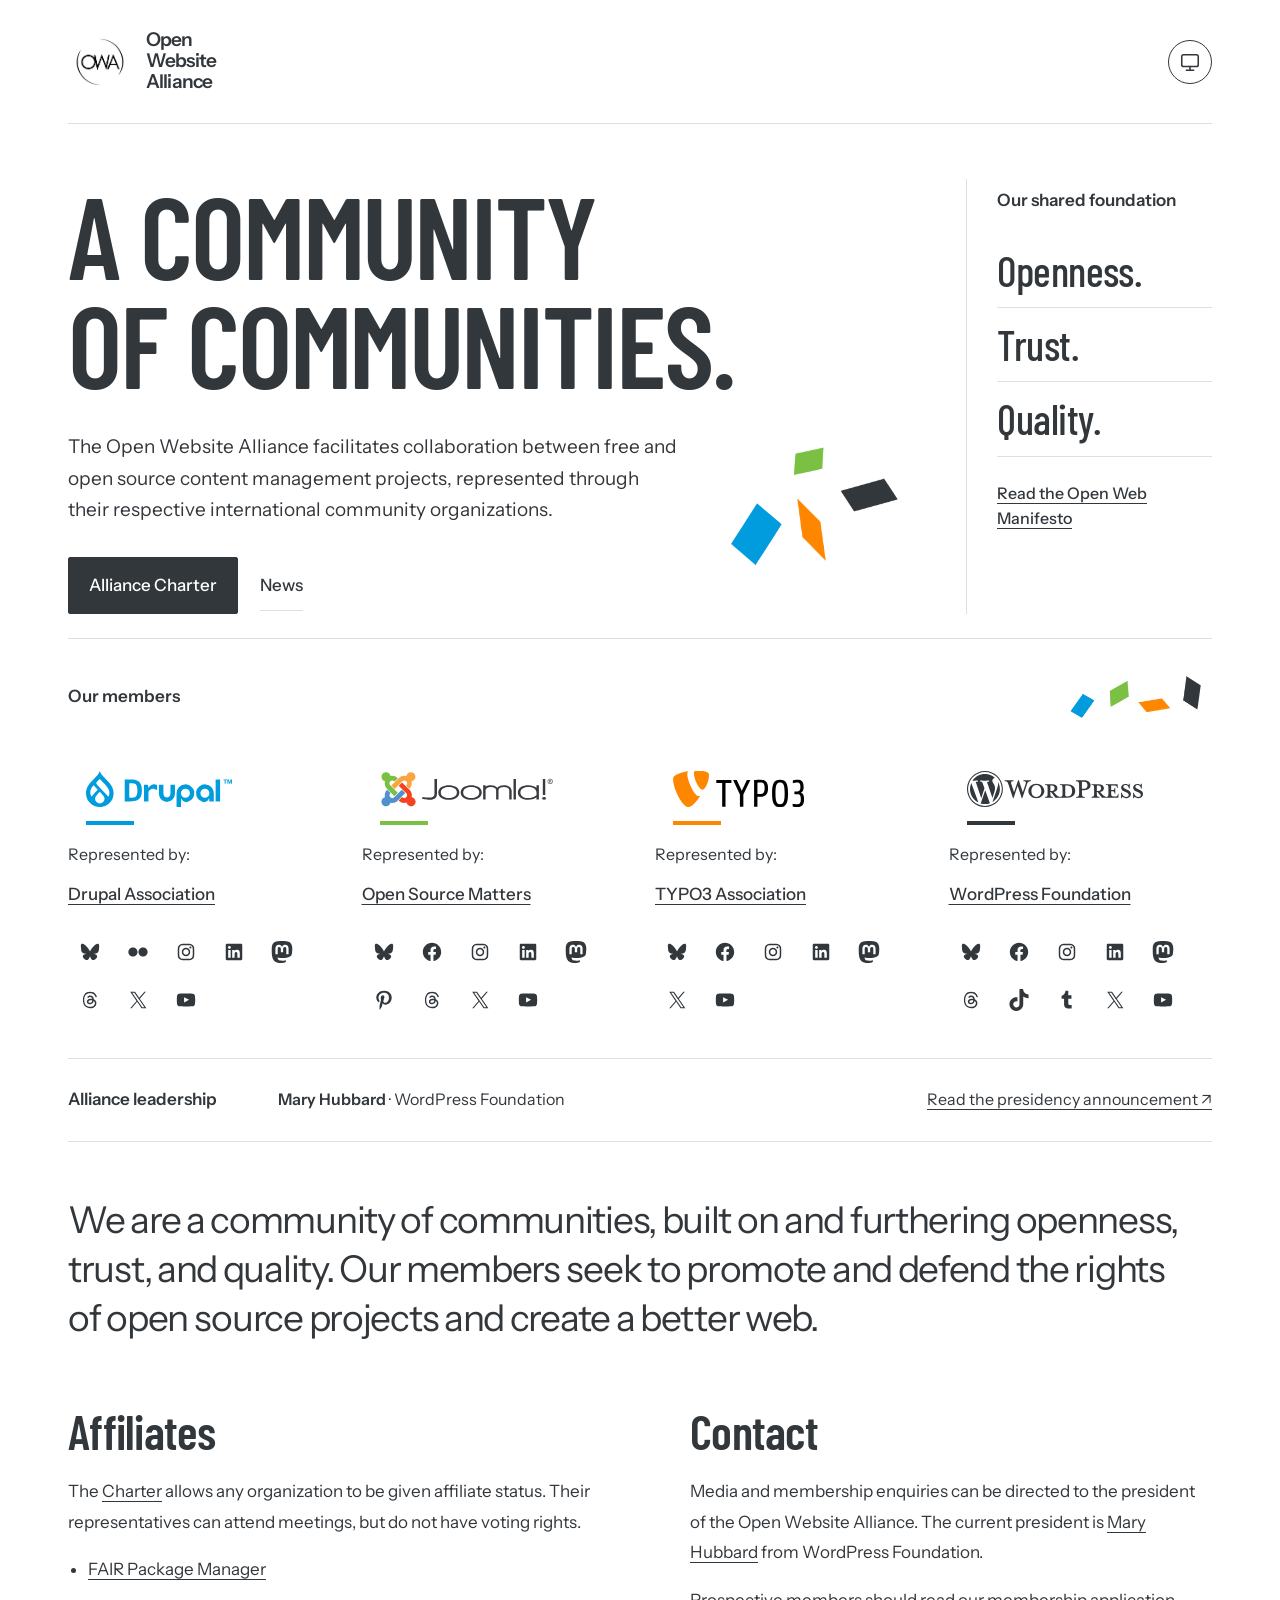
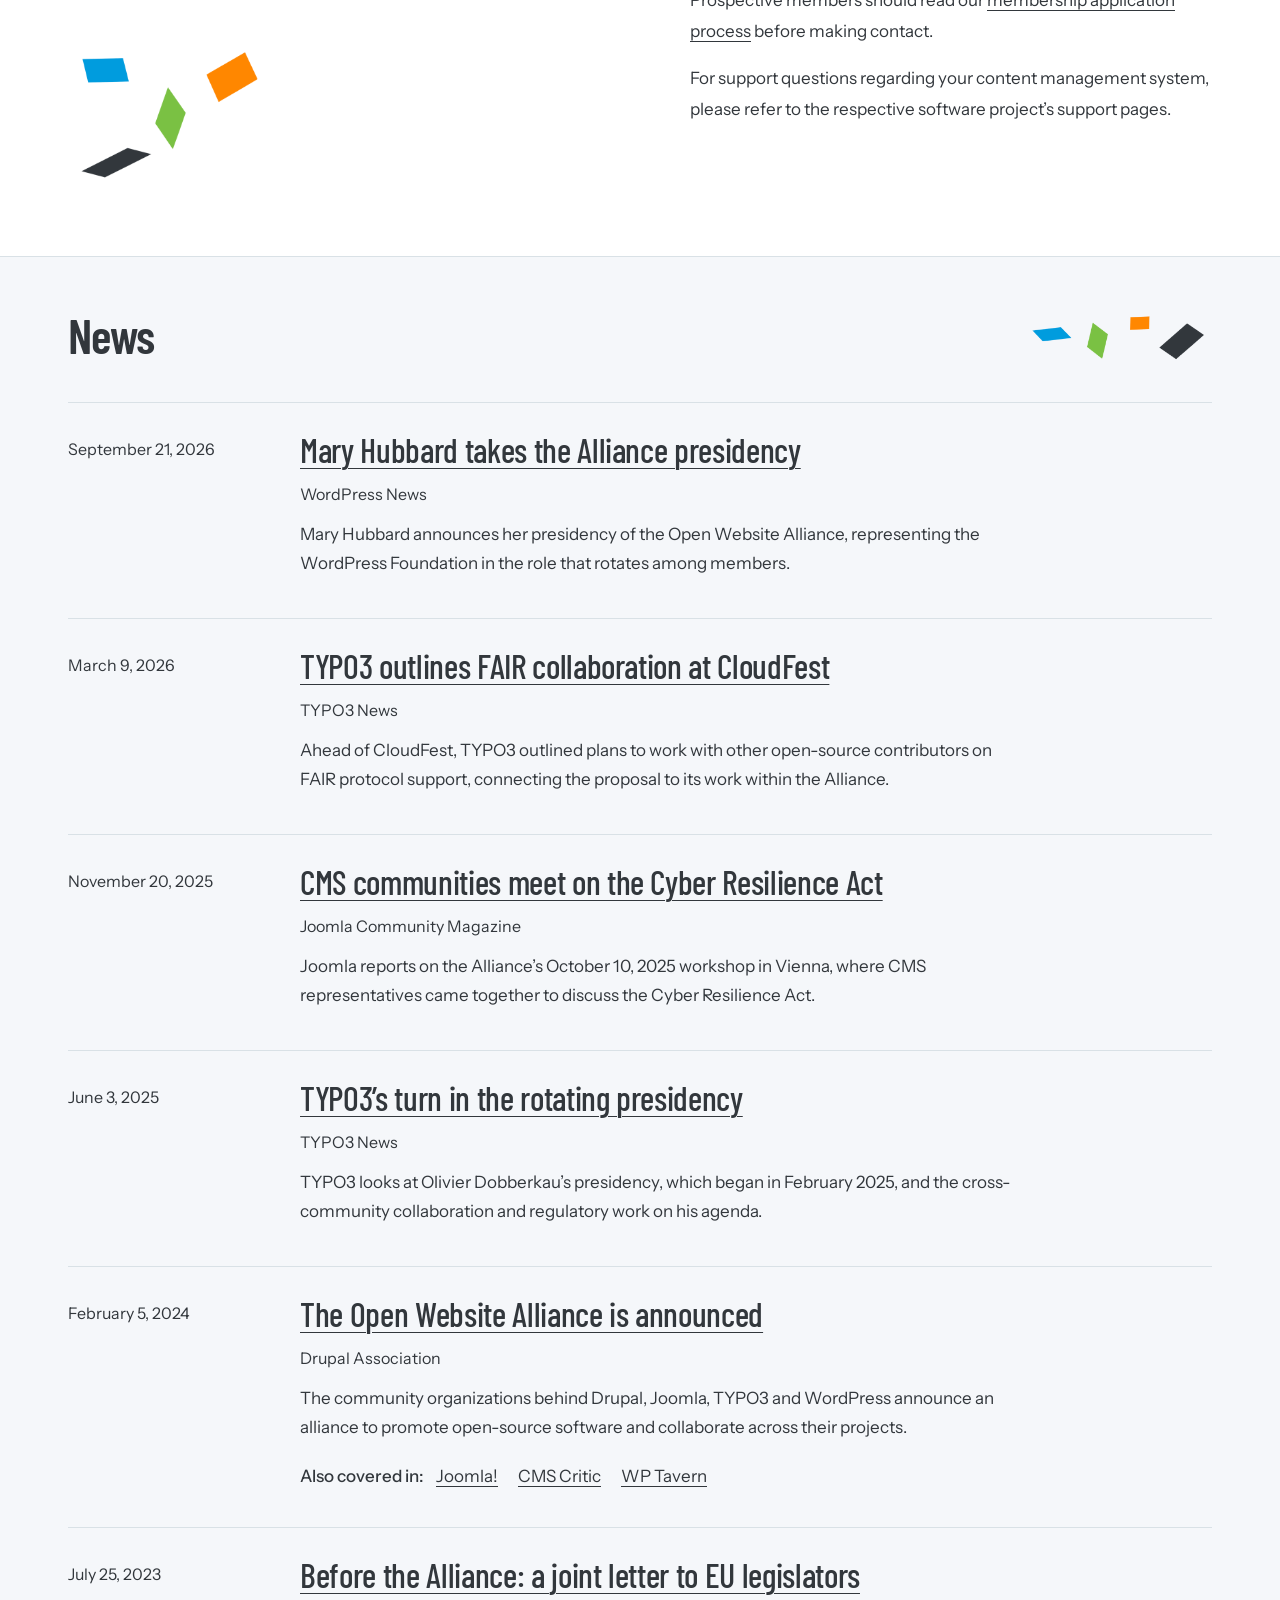
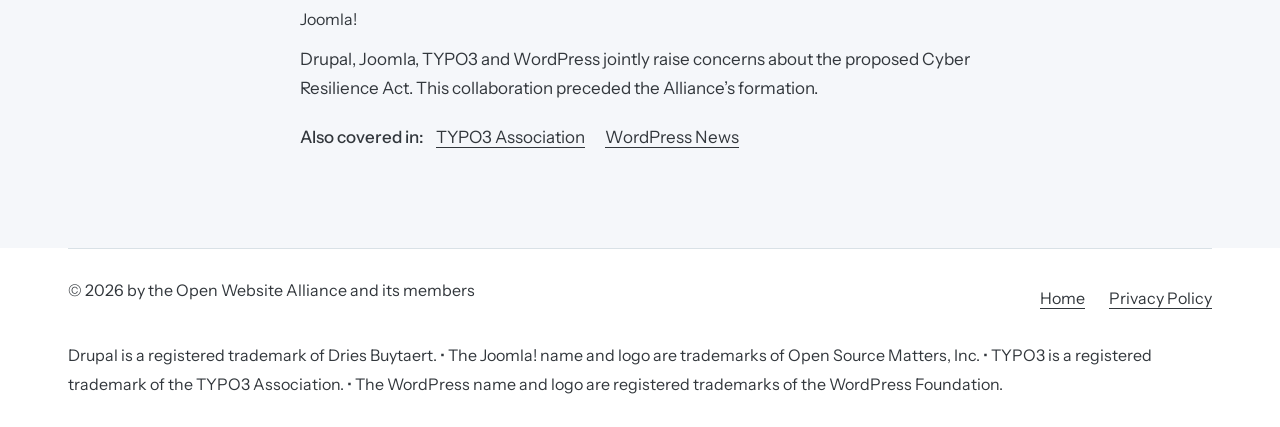
<file: index.html>
<!doctype html>

<html lang="en"
  ><head
    ><meta charset="utf-8" /><meta content="width=device-width,initial-scale=1" name="viewport" />
    <meta
      content="A community of communities. Collaboration between free and open source content management projects."
      name="description" />
    <title>Open Website Alliance</title
    ><link href="images/logos/OWA%20logo.png" rel="icon" type="image/png" />
    <script src="assets/theme.js?v=981907ee83bb"></script
    ><link href="assets/site.css?v=e73f342534eb" rel="stylesheet" /><meta
      content="no-referrer"
      name="referrer" /><meta content="website" property="og:type" /><meta
      content="Open Website Alliance"
      property="og:site_name" /><meta content="Open Website Alliance" property="og:title" /><meta
      content="A community of communities. Collaboration between free and open source content management projects."
      property="og:description" /><meta content="summary" name="twitter:card" /><meta
      content="Open Website Alliance"
      name="twitter:title" /><meta
      content="A community of communities. Collaboration between free and open source content management projects."
      name="twitter:description" /><meta
      content="https://openwebsitealliance.org/images/logos/OWA%20logo.png"
      property="og:image" /><meta
      content="Open Website Alliance logo"
      property="og:image:alt" /><meta
      content="https://openwebsitealliance.org/images/logos/OWA%20logo.png"
      name="twitter:image" /><meta
      content="Open Website Alliance logo"
      name="twitter:image:alt" /><link
      href="https://openwebsitealliance.org/"
      rel="canonical" /><meta
      content="https://openwebsitealliance.org/"
      property="og:url" /></head
  ><body class="a-porcelain-ink charter">
    <a class="skip" href="#main">Skip to content</a
    ><header class="masthead shell"
      ><a class="brand" href="index.html"
        ><img alt="" decoding="async" src="images/logos/OWA%20logo.png" /><span
          class="brand-wordmark"
          ><span>Open</span> <span>Website</span> <span>Alliance</span></span
        ></a
      ><div class="theme-control" hidden=""
        ><button
          aria-controls="theme-options"
          aria-expanded="false"
          aria-label="Color theme: System"
          data-preference="system"
          id="theme-mode"
          title="Color theme: System"
          type="button"
          ><svg
            aria-hidden="true"
            class="theme-icon theme-icon-system"
            focusable="false"
            viewbox="0 0 24 24"
          >
            <rect height="13" rx="2" width="18" x="3" y="4"></rect>
            <path d="M8 21h8m-4-4v4"></path></svg
          ><svg
            aria-hidden="true"
            class="theme-icon theme-icon-light"
            focusable="false"
            viewbox="0 0 24 24"
          >
            <circle cx="12" cy="12" r="4"></circle>
            <path
              d="M12 2v2m0 16v2M2 12h2m16 0h2M5 5l1.5 1.5m11 11L19 19M5 19l1.5-1.5m11-11L19 5"
            ></path></svg
          ><svg
            aria-hidden="true"
            class="theme-icon theme-icon-dark"
            focusable="false"
            viewbox="0 0 24 24"
          >
            <path d="M20.8 13.1A9 9 0 0 1 10.9 3.2a9 9 0 1 0 9.9 9.9Z"></path></svg></button
        ><div aria-label="Color theme" hidden="" id="theme-options" role="group"
          ><button aria-pressed="true" data-theme-choice="system" type="button">System</button
          ><button aria-pressed="false" data-theme-choice="light" type="button">Light</button
          ><button aria-pressed="false" data-theme-choice="dark" type="button">Dark</button></div
        ></div
      ></header
    >
    <main id="main" tabindex="-1"
      ><section class="hero shell"
        ><div class="hero-copy"
          ><h1
            >A community<br />
            of <em>communities.</em></h1
          ><p class="intro"
            >The Open Website Alliance facilitates collaboration between free and open source content management
            projects, represented through their respective international community organizations.</p
          ><div class="actions"
            ><a class="primary" href="charter.html">Alliance Charter</a
            ><a class="secondary" href="#news">News</a></div
          >
          <picture class="polygon-art hero-art" data-polygon-art="hero" aria-hidden="true"><source data-dark-art srcset="images/artwork/hero-dark.png" media="screen and (prefers-color-scheme: dark)"><img src="images/artwork/hero.png" width="1200" height="1000" alt="" decoding="async"></picture></div
        ><aside aria-label="Shared principles" class="principles"
          ><p class="section-label">Our shared foundation</p><p class="principle">Openness.</p
          ><p class="principle">Trust.</p><p class="principle">Quality.</p
          ><a href="charter.html#open-web-manifesto">Read the Open Web Manifesto</a
          ></aside
        ></section
      ><section aria-labelledby="member-title" class="members shell" id="members"
        ><div class="member-heading"
          ><h2 class="section-label" id="member-title">Our members</h2>
          <picture class="polygon-art members-art" data-polygon-art="members" aria-hidden="true"><source data-dark-art srcset="images/artwork/members-dark.png" media="screen and (prefers-color-scheme: dark)"><img src="images/artwork/members.png" width="560" height="200" alt="" decoding="async"></picture></div
        ><div class="member-grid"
          ><div class="member"
            ><a
              aria-describedby="external-link-hint"
              class="member-logo"
              href="https://www.drupal.org"
              rel="noopener noreferrer"
              target="_blank"
              ><picture
                ><source
                  data-dark-logo=""
                  media="screen and (prefers-color-scheme: dark)"
                  srcset="images/logos/drupal-dark.svg" /><img
                  alt="Drupal"
                  decoding="async"
                  src="images/logos/drupal.svg" /></picture></a
            ><p class="by">Represented by:</p
            ><a
              aria-describedby="external-link-hint"
              class="org"
              href="https://www.drupal.org/association"
              rel="noopener noreferrer"
              target="_blank"
              >Drupal Association</a
            ><ul aria-label="Drupal Association social profiles" class="member-socials"
              ><li
                ><a
                  aria-describedby="external-link-hint"
                  aria-label="Drupal Association on Bluesky"
                  data-platform="Bluesky"
                  href="https://bsky.app/profile/drupalassociation.bsky.social"
                  rel="noopener noreferrer"
                  target="_blank"
                  title="Drupal Association on Bluesky"
                  ><svg
                    aria-hidden="true"
                    focusable="false"
                    viewbox="0 0 24 24"
                    xmlns="http://www.w3.org/2000/svg"
                  >
                    <path
                      d="M6.3,4.2c2.3,1.7,4.8,5.3,5.7,7.2.9-1.9,3.4-5.4,5.7-7.2,1.7-1.3,4.3-2.2,4.3.9s-.4,5.2-.6,5.9c-.7,2.6-3.3,3.2-5.6,2.8,4,.7,5.1,3,2.9,5.3-5,5.2-6.7-2.8-6.7-2.8,0,0-1.7,8-6.7,2.8-2.2-2.3-1.2-4.6,2.9-5.3-2.3.4-4.9-.3-5.6-2.8-.2-.7-.6-5.3-.6-5.9,0-3.1,2.7-2.1,4.3-.9h0Z"
                    ></path></svg></a></li
              ><li
                ><a
                  aria-describedby="external-link-hint"
                  aria-label="Drupal Association on Flickr (photo archive)"
                  data-platform="Flickr"
                  href="https://www.flickr.com/photos/drupalassoc/"
                  rel="noopener noreferrer"
                  target="_blank"
                  title="Drupal Association on Flickr (photo archive)"
                  ><svg
                    aria-hidden="true"
                    focusable="false"
                    viewbox="0 0 24 24"
                    xmlns="http://www.w3.org/2000/svg"
                  >
                    <path
                      d="M6.5,7c-2.75,0-5,2.25-5,5s2.25,5,5,5s5-2.25,5-5S9.25,7,6.5,7z M17.5,7c-2.75,0-5,2.25-5,5s2.25,5,5,5s5-2.25,5-5 S20.25,7,17.5,7z"
                    ></path></svg></a></li
              ><li
                ><a
                  aria-describedby="external-link-hint"
                  aria-label="Drupal Association on Instagram"
                  data-platform="Instagram"
                  href="https://www.instagram.com/drupalassociation/"
                  rel="noopener noreferrer"
                  target="_blank"
                  title="Drupal Association on Instagram"
                  ><svg
                    aria-hidden="true"
                    focusable="false"
                    viewbox="0 0 24 24"
                    xmlns="http://www.w3.org/2000/svg"
                  >
                    <path
                      d="M12,4.622c2.403,0,2.688,0.009,3.637,0.052c0.877,0.04,1.354,0.187,1.671,0.31c0.42,0.163,0.72,0.358,1.035,0.673 c0.315,0.315,0.51,0.615,0.673,1.035c0.123,0.317,0.27,0.794,0.31,1.671c0.043,0.949,0.052,1.234,0.052,3.637 s-0.009,2.688-0.052,3.637c-0.04,0.877-0.187,1.354-0.31,1.671c-0.163,0.42-0.358,0.72-0.673,1.035 c-0.315,0.315-0.615,0.51-1.035,0.673c-0.317,0.123-0.794,0.27-1.671,0.31c-0.949,0.043-1.233,0.052-3.637,0.052 s-2.688-0.009-3.637-0.052c-0.877-0.04-1.354-0.187-1.671-0.31c-0.42-0.163-0.72-0.358-1.035-0.673 c-0.315-0.315-0.51-0.615-0.673-1.035c-0.123-0.317-0.27-0.794-0.31-1.671C4.631,14.688,4.622,14.403,4.622,12 s0.009-2.688,0.052-3.637c0.04-0.877,0.187-1.354,0.31-1.671c0.163-0.42,0.358-0.72,0.673-1.035 c0.315-0.315,0.615-0.51,1.035-0.673c0.317-0.123,0.794-0.27,1.671-0.31C9.312,4.631,9.597,4.622,12,4.622 M12,3 C9.556,3,9.249,3.01,8.289,3.054C7.331,3.098,6.677,3.25,6.105,3.472C5.513,3.702,5.011,4.01,4.511,4.511 c-0.5,0.5-0.808,1.002-1.038,1.594C3.25,6.677,3.098,7.331,3.054,8.289C3.01,9.249,3,9.556,3,12c0,2.444,0.01,2.751,0.054,3.711 c0.044,0.958,0.196,1.612,0.418,2.185c0.23,0.592,0.538,1.094,1.038,1.594c0.5,0.5,1.002,0.808,1.594,1.038 c0.572,0.222,1.227,0.375,2.185,0.418C9.249,20.99,9.556,21,12,21s2.751-0.01,3.711-0.054c0.958-0.044,1.612-0.196,2.185-0.418 c0.592-0.23,1.094-0.538,1.594-1.038c0.5-0.5,0.808-1.002,1.038-1.594c0.222-0.572,0.375-1.227,0.418-2.185 C20.99,14.751,21,14.444,21,12s-0.01-2.751-0.054-3.711c-0.044-0.958-0.196-1.612-0.418-2.185c-0.23-0.592-0.538-1.094-1.038-1.594 c-0.5-0.5-1.002-0.808-1.594-1.038c-0.572-0.222-1.227-0.375-2.185-0.418C14.751,3.01,14.444,3,12,3L12,3z M12,7.378 c-2.552,0-4.622,2.069-4.622,4.622S9.448,16.622,12,16.622s4.622-2.069,4.622-4.622S14.552,7.378,12,7.378z M12,15 c-1.657,0-3-1.343-3-3s1.343-3,3-3s3,1.343,3,3S13.657,15,12,15z M16.804,6.116c-0.596,0-1.08,0.484-1.08,1.08 s0.484,1.08,1.08,1.08c0.596,0,1.08-0.484,1.08-1.08S17.401,6.116,16.804,6.116z"
                    ></path></svg></a></li
              ><li
                ><a
                  aria-describedby="external-link-hint"
                  aria-label="Drupal Association on LinkedIn"
                  data-platform="LinkedIn"
                  href="https://www.linkedin.com/company/drupal-association/"
                  rel="noopener noreferrer"
                  target="_blank"
                  title="Drupal Association on LinkedIn"
                  ><svg
                    aria-hidden="true"
                    focusable="false"
                    viewbox="0 0 24 24"
                    xmlns="http://www.w3.org/2000/svg"
                  >
                    <path
                      d="M19.7,3H4.3C3.582,3,3,3.582,3,4.3v15.4C3,20.418,3.582,21,4.3,21h15.4c0.718,0,1.3-0.582,1.3-1.3V4.3 C21,3.582,20.418,3,19.7,3z M8.339,18.338H5.667v-8.59h2.672V18.338z M7.004,8.574c-0.857,0-1.549-0.694-1.549-1.548 c0-0.855,0.691-1.548,1.549-1.548c0.854,0,1.547,0.694,1.547,1.548C8.551,7.881,7.858,8.574,7.004,8.574z M18.339,18.338h-2.669 v-4.177c0-0.996-0.017-2.278-1.387-2.278c-1.389,0-1.601,1.086-1.601,2.206v4.249h-2.667v-8.59h2.559v1.174h0.037 c0.356-0.675,1.227-1.387,2.526-1.387c2.703,0,3.203,1.779,3.203,4.092V18.338z"
                    ></path></svg></a></li
              ><li
                ><a
                  aria-describedby="external-link-hint"
                  aria-label="Drupal Association on Mastodon"
                  data-platform="Mastodon"
                  href="https://mastodon.social/@drupalassoc"
                  rel="noopener noreferrer"
                  target="_blank"
                  title="Drupal Association on Mastodon"
                  ><svg
                    aria-hidden="true"
                    focusable="false"
                    viewbox="0 0 24 24"
                    xmlns="http://www.w3.org/2000/svg"
                  >
                    <path
                      d="M23.193 7.879c0-5.206-3.411-6.732-3.411-6.732C18.062.357 15.108.025 12.041 0h-.076c-3.068.025-6.02.357-7.74 1.147 0 0-3.411 1.526-3.411 6.732 0 1.192-.023 2.618.015 4.129.124 5.092.934 10.109 5.641 11.355 2.17.574 4.034.695 5.535.612 2.722-.15 4.25-.972 4.25-.972l-.09-1.975s-1.945.613-4.129.539c-2.165-.074-4.449-.233-4.799-2.891a5.499 5.499 0 0 1-.048-.745s2.125.52 4.817.643c1.646.075 3.19-.097 4.758-.283 3.007-.359 5.625-2.212 5.954-3.905.517-2.665.475-6.507.475-6.507zm-4.024 6.709h-2.497V8.469c0-1.29-.543-1.944-1.628-1.944-1.2 0-1.802.776-1.802 2.312v3.349h-2.483v-3.35c0-1.536-.602-2.312-1.802-2.312-1.085 0-1.628.655-1.628 1.944v6.119H4.832V8.284c0-1.289.328-2.313.987-3.07.68-.758 1.569-1.146 2.674-1.146 1.278 0 2.246.491 2.886 1.474L12 6.585l.622-1.043c.64-.983 1.608-1.474 2.886-1.474 1.104 0 1.994.388 2.674 1.146.658.757.986 1.781.986 3.07v6.304z"
                    ></path></svg></a></li
              ><li
                ><a
                  aria-describedby="external-link-hint"
                  aria-label="Drupal Association on Threads"
                  data-platform="Threads"
                  href="https://www.threads.com/@drupalassociation"
                  rel="noopener noreferrer"
                  target="_blank"
                  title="Drupal Association on Threads"
                  ><svg
                    aria-hidden="true"
                    focusable="false"
                    viewbox="0 0 24 24"
                    xmlns="http://www.w3.org/2000/svg"
                  >
                    <path
                      d="M16.3 11.3c-.1 0-.2-.1-.2-.1-.1-2.6-1.5-4-3.9-4-1.4 0-2.6.6-3.3 1.7l1.3.9c.5-.8 1.4-1 2-1 .8 0 1.4.2 1.7.7.3.3.5.8.5 1.3-.7-.1-1.4-.2-2.2-.1-2.2.1-3.7 1.4-3.6 3.2 0 .9.5 1.7 1.3 2.2.7.4 1.5.6 2.4.6 1.2-.1 2.1-.5 2.7-1.3.5-.6.8-1.4.9-2.4.6.3 1 .8 1.2 1.3.4.9.4 2.4-.8 3.6-1.1 1.1-2.3 1.5-4.3 1.5-2.1 0-3.8-.7-4.8-2S5.7 14.3 5.7 12c0-2.3.5-4.1 1.5-5.4 1.1-1.3 2.7-2 4.8-2 2.2 0 3.8.7 4.9 2 .5.7.9 1.5 1.2 2.5l1.5-.4c-.3-1.2-.8-2.2-1.5-3.1-1.3-1.7-3.3-2.6-6-2.6-2.6 0-4.7.9-6 2.6C4.9 7.2 4.3 9.3 4.3 12s.6 4.8 1.9 6.4c1.4 1.7 3.4 2.6 6 2.6 2.3 0 4-.6 5.3-2 1.8-1.8 1.7-4 1.1-5.4-.4-.9-1.2-1.7-2.3-2.3zm-4 3.8c-1 .1-2-.4-2-1.3 0-.7.5-1.5 2.1-1.6h.5c.6 0 1.1.1 1.6.2-.2 2.3-1.3 2.7-2.2 2.7z"
                    ></path></svg></a></li
              ><li
                ><a
                  aria-describedby="external-link-hint"
                  aria-label="Drupal Association on X (signpost account)"
                  data-platform="X"
                  href="https://twitter.com/DrupalAssoc"
                  rel="noopener noreferrer"
                  target="_blank"
                  title="Drupal Association on X (signpost account)"
                  ><svg
                    aria-hidden="true"
                    focusable="false"
                    viewbox="0 0 24 24"
                    xmlns="http://www.w3.org/2000/svg"
                  >
                    <path
                      d="M13.982 10.622 20.54 3h-1.554l-5.693 6.618L8.745 3H3.5l6.876 10.007L3.5 21h1.554l6.012-6.989L15.868 21h5.245l-7.131-10.378Zm-2.128 2.474-.697-.997-5.543-7.93H8l4.474 6.4.697.996 5.815 8.318h-2.387l-4.745-6.787Z"
                    ></path></svg></a></li
              ><li
                ><a
                  aria-describedby="external-link-hint"
                  aria-label="Drupal Association on YouTube"
                  data-platform="YouTube"
                  href="https://www.youtube.com/@DrupalAssociation"
                  rel="noopener noreferrer"
                  target="_blank"
                  title="Drupal Association on YouTube"
                  ><svg
                    aria-hidden="true"
                    focusable="false"
                    viewbox="0 0 24 24"
                    xmlns="http://www.w3.org/2000/svg"
                  >
                    <path
                      d="M21.8,8.001c0,0-0.195-1.378-0.795-1.985c-0.76-0.797-1.613-0.801-2.004-0.847c-2.799-0.202-6.997-0.202-6.997-0.202 h-0.009c0,0-4.198,0-6.997,0.202C4.608,5.216,3.756,5.22,2.995,6.016C2.395,6.623,2.2,8.001,2.2,8.001S2,9.62,2,11.238v1.517 c0,1.618,0.2,3.237,0.2,3.237s0.195,1.378,0.795,1.985c0.761,0.797,1.76,0.771,2.205,0.855c1.6,0.153,6.8,0.201,6.8,0.201 s4.203-0.006,7.001-0.209c0.391-0.047,1.243-0.051,2.004-0.847c0.6-0.607,0.795-1.985,0.795-1.985s0.2-1.618,0.2-3.237v-1.517 C22,9.62,21.8,8.001,21.8,8.001z M9.935,14.594l-0.001-5.62l5.404,2.82L9.935,14.594z"
                    ></path></svg></a></li></ul></div
          ><div class="member"
            ><a
              aria-describedby="external-link-hint"
              class="member-logo"
              href="https://www.joomla.org"
              rel="noopener noreferrer"
              target="_blank"
              ><picture
                ><source
                  data-dark-logo=""
                  media="screen and (prefers-color-scheme: dark)"
                  srcset="images/logos/joomla-dark.svg" /><img
                  alt="Joomla!"
                  decoding="async"
                  src="images/logos/joomla.svg" /></picture></a
            ><p class="by">Represented by:</p
            ><a
              aria-describedby="external-link-hint"
              class="org"
              href="https://www.opensourcematters.org"
              rel="noopener noreferrer"
              target="_blank"
              >Open Source Matters</a
            ><ul aria-label="Joomla! social profiles" class="member-socials"
              ><li
                ><a
                  aria-describedby="external-link-hint"
                  aria-label="Joomla! on Bluesky"
                  data-platform="Bluesky"
                  href="https://bsky.app/profile/joomla.org"
                  rel="noopener noreferrer"
                  target="_blank"
                  title="Joomla! on Bluesky"
                  ><svg
                    aria-hidden="true"
                    focusable="false"
                    viewbox="0 0 24 24"
                    xmlns="http://www.w3.org/2000/svg"
                  >
                    <path
                      d="M6.3,4.2c2.3,1.7,4.8,5.3,5.7,7.2.9-1.9,3.4-5.4,5.7-7.2,1.7-1.3,4.3-2.2,4.3.9s-.4,5.2-.6,5.9c-.7,2.6-3.3,3.2-5.6,2.8,4,.7,5.1,3,2.9,5.3-5,5.2-6.7-2.8-6.7-2.8,0,0-1.7,8-6.7,2.8-2.2-2.3-1.2-4.6,2.9-5.3-2.3.4-4.9-.3-5.6-2.8-.2-.7-.6-5.3-.6-5.9,0-3.1,2.7-2.1,4.3-.9h0Z"
                    ></path></svg></a></li
              ><li
                ><a
                  aria-describedby="external-link-hint"
                  aria-label="Joomla! on Facebook"
                  data-platform="Facebook"
                  href="https://www.facebook.com/joomla"
                  rel="noopener noreferrer"
                  target="_blank"
                  title="Joomla! on Facebook"
                  ><svg
                    aria-hidden="true"
                    focusable="false"
                    viewbox="0 0 24 24"
                    xmlns="http://www.w3.org/2000/svg"
                  >
                    <path
                      d="M12 2C6.5 2 2 6.5 2 12c0 5 3.7 9.1 8.4 9.9v-7H7.9V12h2.5V9.8c0-2.5 1.5-3.9 3.8-3.9 1.1 0 2.2.2 2.2.2v2.5h-1.3c-1.2 0-1.6.8-1.6 1.6V12h2.8l-.4 2.9h-2.3v7C18.3 21.1 22 17 22 12c0-5.5-4.5-10-10-10z"
                    ></path></svg></a></li
              ><li
                ><a
                  aria-describedby="external-link-hint"
                  aria-label="Joomla! on Instagram"
                  data-platform="Instagram"
                  href="https://www.instagram.com/joomlaofficial/"
                  rel="noopener noreferrer"
                  target="_blank"
                  title="Joomla! on Instagram"
                  ><svg
                    aria-hidden="true"
                    focusable="false"
                    viewbox="0 0 24 24"
                    xmlns="http://www.w3.org/2000/svg"
                  >
                    <path
                      d="M12,4.622c2.403,0,2.688,0.009,3.637,0.052c0.877,0.04,1.354,0.187,1.671,0.31c0.42,0.163,0.72,0.358,1.035,0.673 c0.315,0.315,0.51,0.615,0.673,1.035c0.123,0.317,0.27,0.794,0.31,1.671c0.043,0.949,0.052,1.234,0.052,3.637 s-0.009,2.688-0.052,3.637c-0.04,0.877-0.187,1.354-0.31,1.671c-0.163,0.42-0.358,0.72-0.673,1.035 c-0.315,0.315-0.615,0.51-1.035,0.673c-0.317,0.123-0.794,0.27-1.671,0.31c-0.949,0.043-1.233,0.052-3.637,0.052 s-2.688-0.009-3.637-0.052c-0.877-0.04-1.354-0.187-1.671-0.31c-0.42-0.163-0.72-0.358-1.035-0.673 c-0.315-0.315-0.51-0.615-0.673-1.035c-0.123-0.317-0.27-0.794-0.31-1.671C4.631,14.688,4.622,14.403,4.622,12 s0.009-2.688,0.052-3.637c0.04-0.877,0.187-1.354,0.31-1.671c0.163-0.42,0.358-0.72,0.673-1.035 c0.315-0.315,0.615-0.51,1.035-0.673c0.317-0.123,0.794-0.27,1.671-0.31C9.312,4.631,9.597,4.622,12,4.622 M12,3 C9.556,3,9.249,3.01,8.289,3.054C7.331,3.098,6.677,3.25,6.105,3.472C5.513,3.702,5.011,4.01,4.511,4.511 c-0.5,0.5-0.808,1.002-1.038,1.594C3.25,6.677,3.098,7.331,3.054,8.289C3.01,9.249,3,9.556,3,12c0,2.444,0.01,2.751,0.054,3.711 c0.044,0.958,0.196,1.612,0.418,2.185c0.23,0.592,0.538,1.094,1.038,1.594c0.5,0.5,1.002,0.808,1.594,1.038 c0.572,0.222,1.227,0.375,2.185,0.418C9.249,20.99,9.556,21,12,21s2.751-0.01,3.711-0.054c0.958-0.044,1.612-0.196,2.185-0.418 c0.592-0.23,1.094-0.538,1.594-1.038c0.5-0.5,0.808-1.002,1.038-1.594c0.222-0.572,0.375-1.227,0.418-2.185 C20.99,14.751,21,14.444,21,12s-0.01-2.751-0.054-3.711c-0.044-0.958-0.196-1.612-0.418-2.185c-0.23-0.592-0.538-1.094-1.038-1.594 c-0.5-0.5-1.002-0.808-1.594-1.038c-0.572-0.222-1.227-0.375-2.185-0.418C14.751,3.01,14.444,3,12,3L12,3z M12,7.378 c-2.552,0-4.622,2.069-4.622,4.622S9.448,16.622,12,16.622s4.622-2.069,4.622-4.622S14.552,7.378,12,7.378z M12,15 c-1.657,0-3-1.343-3-3s1.343-3,3-3s3,1.343,3,3S13.657,15,12,15z M16.804,6.116c-0.596,0-1.08,0.484-1.08,1.08 s0.484,1.08,1.08,1.08c0.596,0,1.08-0.484,1.08-1.08S17.401,6.116,16.804,6.116z"
                    ></path></svg></a></li
              ><li
                ><a
                  aria-describedby="external-link-hint"
                  aria-label="Joomla! on LinkedIn"
                  data-platform="LinkedIn"
                  href="https://www.linkedin.com/company/joomla"
                  rel="noopener noreferrer"
                  target="_blank"
                  title="Joomla! on LinkedIn"
                  ><svg
                    aria-hidden="true"
                    focusable="false"
                    viewbox="0 0 24 24"
                    xmlns="http://www.w3.org/2000/svg"
                  >
                    <path
                      d="M19.7,3H4.3C3.582,3,3,3.582,3,4.3v15.4C3,20.418,3.582,21,4.3,21h15.4c0.718,0,1.3-0.582,1.3-1.3V4.3 C21,3.582,20.418,3,19.7,3z M8.339,18.338H5.667v-8.59h2.672V18.338z M7.004,8.574c-0.857,0-1.549-0.694-1.549-1.548 c0-0.855,0.691-1.548,1.549-1.548c0.854,0,1.547,0.694,1.547,1.548C8.551,7.881,7.858,8.574,7.004,8.574z M18.339,18.338h-2.669 v-4.177c0-0.996-0.017-2.278-1.387-2.278c-1.389,0-1.601,1.086-1.601,2.206v4.249h-2.667v-8.59h2.559v1.174h0.037 c0.356-0.675,1.227-1.387,2.526-1.387c2.703,0,3.203,1.779,3.203,4.092V18.338z"
                    ></path></svg></a></li
              ><li
                ><a
                  aria-describedby="external-link-hint"
                  aria-label="Joomla! on Mastodon"
                  data-platform="Mastodon"
                  href="https://joomla.social/@joomla"
                  rel="noopener noreferrer"
                  target="_blank"
                  title="Joomla! on Mastodon"
                  ><svg
                    aria-hidden="true"
                    focusable="false"
                    viewbox="0 0 24 24"
                    xmlns="http://www.w3.org/2000/svg"
                  >
                    <path
                      d="M23.193 7.879c0-5.206-3.411-6.732-3.411-6.732C18.062.357 15.108.025 12.041 0h-.076c-3.068.025-6.02.357-7.74 1.147 0 0-3.411 1.526-3.411 6.732 0 1.192-.023 2.618.015 4.129.124 5.092.934 10.109 5.641 11.355 2.17.574 4.034.695 5.535.612 2.722-.15 4.25-.972 4.25-.972l-.09-1.975s-1.945.613-4.129.539c-2.165-.074-4.449-.233-4.799-2.891a5.499 5.499 0 0 1-.048-.745s2.125.52 4.817.643c1.646.075 3.19-.097 4.758-.283 3.007-.359 5.625-2.212 5.954-3.905.517-2.665.475-6.507.475-6.507zm-4.024 6.709h-2.497V8.469c0-1.29-.543-1.944-1.628-1.944-1.2 0-1.802.776-1.802 2.312v3.349h-2.483v-3.35c0-1.536-.602-2.312-1.802-2.312-1.085 0-1.628.655-1.628 1.944v6.119H4.832V8.284c0-1.289.328-2.313.987-3.07.68-.758 1.569-1.146 2.674-1.146 1.278 0 2.246.491 2.886 1.474L12 6.585l.622-1.043c.64-.983 1.608-1.474 2.886-1.474 1.104 0 1.994.388 2.674 1.146.658.757.986 1.781.986 3.07v6.304z"
                    ></path></svg></a></li
              ><li
                ><a
                  aria-describedby="external-link-hint"
                  aria-label="Joomla! on Pinterest"
                  data-platform="Pinterest"
                  href="https://www.pinterest.com/joomla"
                  rel="noopener noreferrer"
                  target="_blank"
                  title="Joomla! on Pinterest"
                  ><svg
                    aria-hidden="true"
                    focusable="false"
                    viewbox="0 0 24 24"
                    xmlns="http://www.w3.org/2000/svg"
                  >
                    <path
                      d="M12.289,2C6.617,2,3.606,5.648,3.606,9.622c0,1.846,1.025,4.146,2.666,4.878c0.25,0.111,0.381,0.063,0.439-0.169 c0.044-0.175,0.267-1.029,0.365-1.428c0.032-0.128,0.017-0.237-0.091-0.362C6.445,11.911,6.01,10.75,6.01,9.668 c0-2.777,2.194-5.464,5.933-5.464c3.23,0,5.49,2.108,5.49,5.122c0,3.407-1.794,5.768-4.13,5.768c-1.291,0-2.257-1.021-1.948-2.277 c0.372-1.495,1.089-3.112,1.089-4.191c0-0.967-0.542-1.775-1.663-1.775c-1.319,0-2.379,1.309-2.379,3.059 c0,1.115,0.394,1.869,0.394,1.869s-1.302,5.279-1.54,6.261c-0.405,1.666,0.053,4.368,0.094,4.604 c0.021,0.126,0.167,0.169,0.25,0.063c0.129-0.165,1.699-2.419,2.142-4.051c0.158-0.59,0.817-2.995,0.817-2.995 c0.43,0.784,1.681,1.446,3.013,1.446c3.963,0,6.822-3.494,6.822-7.833C20.394,5.112,16.849,2,12.289,2"
                    ></path></svg></a></li
              ><li
                ><a
                  aria-describedby="external-link-hint"
                  aria-label="Joomla! on Threads"
                  data-platform="Threads"
                  href="https://www.threads.com/@joomlaofficial"
                  rel="noopener noreferrer"
                  target="_blank"
                  title="Joomla! on Threads"
                  ><svg
                    aria-hidden="true"
                    focusable="false"
                    viewbox="0 0 24 24"
                    xmlns="http://www.w3.org/2000/svg"
                  >
                    <path
                      d="M16.3 11.3c-.1 0-.2-.1-.2-.1-.1-2.6-1.5-4-3.9-4-1.4 0-2.6.6-3.3 1.7l1.3.9c.5-.8 1.4-1 2-1 .8 0 1.4.2 1.7.7.3.3.5.8.5 1.3-.7-.1-1.4-.2-2.2-.1-2.2.1-3.7 1.4-3.6 3.2 0 .9.5 1.7 1.3 2.2.7.4 1.5.6 2.4.6 1.2-.1 2.1-.5 2.7-1.3.5-.6.8-1.4.9-2.4.6.3 1 .8 1.2 1.3.4.9.4 2.4-.8 3.6-1.1 1.1-2.3 1.5-4.3 1.5-2.1 0-3.8-.7-4.8-2S5.7 14.3 5.7 12c0-2.3.5-4.1 1.5-5.4 1.1-1.3 2.7-2 4.8-2 2.2 0 3.8.7 4.9 2 .5.7.9 1.5 1.2 2.5l1.5-.4c-.3-1.2-.8-2.2-1.5-3.1-1.3-1.7-3.3-2.6-6-2.6-2.6 0-4.7.9-6 2.6C4.9 7.2 4.3 9.3 4.3 12s.6 4.8 1.9 6.4c1.4 1.7 3.4 2.6 6 2.6 2.3 0 4-.6 5.3-2 1.8-1.8 1.7-4 1.1-5.4-.4-.9-1.2-1.7-2.3-2.3zm-4 3.8c-1 .1-2-.4-2-1.3 0-.7.5-1.5 2.1-1.6h.5c.6 0 1.1.1 1.6.2-.2 2.3-1.3 2.7-2.2 2.7z"
                    ></path></svg></a></li
              ><li
                ><a
                  aria-describedby="external-link-hint"
                  aria-label="Joomla! on X"
                  data-platform="X"
                  href="https://x.com/joomla"
                  rel="noopener noreferrer"
                  target="_blank"
                  title="Joomla! on X"
                  ><svg
                    aria-hidden="true"
                    focusable="false"
                    viewbox="0 0 24 24"
                    xmlns="http://www.w3.org/2000/svg"
                  >
                    <path
                      d="M13.982 10.622 20.54 3h-1.554l-5.693 6.618L8.745 3H3.5l6.876 10.007L3.5 21h1.554l6.012-6.989L15.868 21h5.245l-7.131-10.378Zm-2.128 2.474-.697-.997-5.543-7.93H8l4.474 6.4.697.996 5.815 8.318h-2.387l-4.745-6.787Z"
                    ></path></svg></a></li
              ><li
                ><a
                  aria-describedby="external-link-hint"
                  aria-label="Joomla! on YouTube"
                  data-platform="YouTube"
                  href="https://www.youtube.com/@joomla"
                  rel="noopener noreferrer"
                  target="_blank"
                  title="Joomla! on YouTube"
                  ><svg
                    aria-hidden="true"
                    focusable="false"
                    viewbox="0 0 24 24"
                    xmlns="http://www.w3.org/2000/svg"
                  >
                    <path
                      d="M21.8,8.001c0,0-0.195-1.378-0.795-1.985c-0.76-0.797-1.613-0.801-2.004-0.847c-2.799-0.202-6.997-0.202-6.997-0.202 h-0.009c0,0-4.198,0-6.997,0.202C4.608,5.216,3.756,5.22,2.995,6.016C2.395,6.623,2.2,8.001,2.2,8.001S2,9.62,2,11.238v1.517 c0,1.618,0.2,3.237,0.2,3.237s0.195,1.378,0.795,1.985c0.761,0.797,1.76,0.771,2.205,0.855c1.6,0.153,6.8,0.201,6.8,0.201 s4.203-0.006,7.001-0.209c0.391-0.047,1.243-0.051,2.004-0.847c0.6-0.607,0.795-1.985,0.795-1.985s0.2-1.618,0.2-3.237v-1.517 C22,9.62,21.8,8.001,21.8,8.001z M9.935,14.594l-0.001-5.62l5.404,2.82L9.935,14.594z"
                    ></path></svg></a></li></ul></div
          ><div class="member"
            ><a
              aria-describedby="external-link-hint"
              class="member-logo"
              href="https://www.typo3.com"
              rel="noopener noreferrer"
              target="_blank"
              ><picture
                ><source
                  data-dark-logo=""
                  media="screen and (prefers-color-scheme: dark)"
                  srcset="images/logos/typo3-dark.svg" /><img
                  alt="TYPO3"
                  decoding="async"
                  src="images/logos/typo3.svg" /></picture></a
            ><p class="by">Represented by:</p
            ><a
              aria-describedby="external-link-hint"
              class="org"
              href="https://www.typo3.org/association"
              rel="noopener noreferrer"
              target="_blank"
              >TYPO3 Association</a
            ><ul aria-label="TYPO3 social profiles" class="member-socials"
              ><li
                ><a
                  aria-describedby="external-link-hint"
                  aria-label="TYPO3 on Bluesky"
                  data-platform="Bluesky"
                  href="https://bsky.app/profile/typo3.com"
                  rel="noopener noreferrer"
                  target="_blank"
                  title="TYPO3 on Bluesky"
                  ><svg
                    aria-hidden="true"
                    focusable="false"
                    viewbox="0 0 24 24"
                    xmlns="http://www.w3.org/2000/svg"
                  >
                    <path
                      d="M6.3,4.2c2.3,1.7,4.8,5.3,5.7,7.2.9-1.9,3.4-5.4,5.7-7.2,1.7-1.3,4.3-2.2,4.3.9s-.4,5.2-.6,5.9c-.7,2.6-3.3,3.2-5.6,2.8,4,.7,5.1,3,2.9,5.3-5,5.2-6.7-2.8-6.7-2.8,0,0-1.7,8-6.7,2.8-2.2-2.3-1.2-4.6,2.9-5.3-2.3.4-4.9-.3-5.6-2.8-.2-.7-.6-5.3-.6-5.9,0-3.1,2.7-2.1,4.3-.9h0Z"
                    ></path></svg></a></li
              ><li
                ><a
                  aria-describedby="external-link-hint"
                  aria-label="TYPO3 on Facebook"
                  data-platform="Facebook"
                  href="https://www.facebook.com/typo3"
                  rel="noopener noreferrer"
                  target="_blank"
                  title="TYPO3 on Facebook"
                  ><svg
                    aria-hidden="true"
                    focusable="false"
                    viewbox="0 0 24 24"
                    xmlns="http://www.w3.org/2000/svg"
                  >
                    <path
                      d="M12 2C6.5 2 2 6.5 2 12c0 5 3.7 9.1 8.4 9.9v-7H7.9V12h2.5V9.8c0-2.5 1.5-3.9 3.8-3.9 1.1 0 2.2.2 2.2.2v2.5h-1.3c-1.2 0-1.6.8-1.6 1.6V12h2.8l-.4 2.9h-2.3v7C18.3 21.1 22 17 22 12c0-5.5-4.5-10-10-10z"
                    ></path></svg></a></li
              ><li
                ><a
                  aria-describedby="external-link-hint"
                  aria-label="TYPO3 on Instagram"
                  data-platform="Instagram"
                  href="https://www.instagram.com/typo3_official"
                  rel="noopener noreferrer"
                  target="_blank"
                  title="TYPO3 on Instagram"
                  ><svg
                    aria-hidden="true"
                    focusable="false"
                    viewbox="0 0 24 24"
                    xmlns="http://www.w3.org/2000/svg"
                  >
                    <path
                      d="M12,4.622c2.403,0,2.688,0.009,3.637,0.052c0.877,0.04,1.354,0.187,1.671,0.31c0.42,0.163,0.72,0.358,1.035,0.673 c0.315,0.315,0.51,0.615,0.673,1.035c0.123,0.317,0.27,0.794,0.31,1.671c0.043,0.949,0.052,1.234,0.052,3.637 s-0.009,2.688-0.052,3.637c-0.04,0.877-0.187,1.354-0.31,1.671c-0.163,0.42-0.358,0.72-0.673,1.035 c-0.315,0.315-0.615,0.51-1.035,0.673c-0.317,0.123-0.794,0.27-1.671,0.31c-0.949,0.043-1.233,0.052-3.637,0.052 s-2.688-0.009-3.637-0.052c-0.877-0.04-1.354-0.187-1.671-0.31c-0.42-0.163-0.72-0.358-1.035-0.673 c-0.315-0.315-0.51-0.615-0.673-1.035c-0.123-0.317-0.27-0.794-0.31-1.671C4.631,14.688,4.622,14.403,4.622,12 s0.009-2.688,0.052-3.637c0.04-0.877,0.187-1.354,0.31-1.671c0.163-0.42,0.358-0.72,0.673-1.035 c0.315-0.315,0.615-0.51,1.035-0.673c0.317-0.123,0.794-0.27,1.671-0.31C9.312,4.631,9.597,4.622,12,4.622 M12,3 C9.556,3,9.249,3.01,8.289,3.054C7.331,3.098,6.677,3.25,6.105,3.472C5.513,3.702,5.011,4.01,4.511,4.511 c-0.5,0.5-0.808,1.002-1.038,1.594C3.25,6.677,3.098,7.331,3.054,8.289C3.01,9.249,3,9.556,3,12c0,2.444,0.01,2.751,0.054,3.711 c0.044,0.958,0.196,1.612,0.418,2.185c0.23,0.592,0.538,1.094,1.038,1.594c0.5,0.5,1.002,0.808,1.594,1.038 c0.572,0.222,1.227,0.375,2.185,0.418C9.249,20.99,9.556,21,12,21s2.751-0.01,3.711-0.054c0.958-0.044,1.612-0.196,2.185-0.418 c0.592-0.23,1.094-0.538,1.594-1.038c0.5-0.5,0.808-1.002,1.038-1.594c0.222-0.572,0.375-1.227,0.418-2.185 C20.99,14.751,21,14.444,21,12s-0.01-2.751-0.054-3.711c-0.044-0.958-0.196-1.612-0.418-2.185c-0.23-0.592-0.538-1.094-1.038-1.594 c-0.5-0.5-1.002-0.808-1.594-1.038c-0.572-0.222-1.227-0.375-2.185-0.418C14.751,3.01,14.444,3,12,3L12,3z M12,7.378 c-2.552,0-4.622,2.069-4.622,4.622S9.448,16.622,12,16.622s4.622-2.069,4.622-4.622S14.552,7.378,12,7.378z M12,15 c-1.657,0-3-1.343-3-3s1.343-3,3-3s3,1.343,3,3S13.657,15,12,15z M16.804,6.116c-0.596,0-1.08,0.484-1.08,1.08 s0.484,1.08,1.08,1.08c0.596,0,1.08-0.484,1.08-1.08S17.401,6.116,16.804,6.116z"
                    ></path></svg></a></li
              ><li
                ><a
                  aria-describedby="external-link-hint"
                  aria-label="TYPO3 on LinkedIn"
                  data-platform="LinkedIn"
                  href="https://www.linkedin.com/company/typo3-gmbh"
                  rel="noopener noreferrer"
                  target="_blank"
                  title="TYPO3 on LinkedIn"
                  ><svg
                    aria-hidden="true"
                    focusable="false"
                    viewbox="0 0 24 24"
                    xmlns="http://www.w3.org/2000/svg"
                  >
                    <path
                      d="M19.7,3H4.3C3.582,3,3,3.582,3,4.3v15.4C3,20.418,3.582,21,4.3,21h15.4c0.718,0,1.3-0.582,1.3-1.3V4.3 C21,3.582,20.418,3,19.7,3z M8.339,18.338H5.667v-8.59h2.672V18.338z M7.004,8.574c-0.857,0-1.549-0.694-1.549-1.548 c0-0.855,0.691-1.548,1.549-1.548c0.854,0,1.547,0.694,1.547,1.548C8.551,7.881,7.858,8.574,7.004,8.574z M18.339,18.338h-2.669 v-4.177c0-0.996-0.017-2.278-1.387-2.278c-1.389,0-1.601,1.086-1.601,2.206v4.249h-2.667v-8.59h2.559v1.174h0.037 c0.356-0.675,1.227-1.387,2.526-1.387c2.703,0,3.203,1.779,3.203,4.092V18.338z"
                    ></path></svg></a></li
              ><li
                ><a
                  aria-describedby="external-link-hint"
                  aria-label="TYPO3 on Mastodon"
                  data-platform="Mastodon"
                  href="https://typo3.social/@typo3"
                  rel="noopener noreferrer"
                  target="_blank"
                  title="TYPO3 on Mastodon"
                  ><svg
                    aria-hidden="true"
                    focusable="false"
                    viewbox="0 0 24 24"
                    xmlns="http://www.w3.org/2000/svg"
                  >
                    <path
                      d="M23.193 7.879c0-5.206-3.411-6.732-3.411-6.732C18.062.357 15.108.025 12.041 0h-.076c-3.068.025-6.02.357-7.74 1.147 0 0-3.411 1.526-3.411 6.732 0 1.192-.023 2.618.015 4.129.124 5.092.934 10.109 5.641 11.355 2.17.574 4.034.695 5.535.612 2.722-.15 4.25-.972 4.25-.972l-.09-1.975s-1.945.613-4.129.539c-2.165-.074-4.449-.233-4.799-2.891a5.499 5.499 0 0 1-.048-.745s2.125.52 4.817.643c1.646.075 3.19-.097 4.758-.283 3.007-.359 5.625-2.212 5.954-3.905.517-2.665.475-6.507.475-6.507zm-4.024 6.709h-2.497V8.469c0-1.29-.543-1.944-1.628-1.944-1.2 0-1.802.776-1.802 2.312v3.349h-2.483v-3.35c0-1.536-.602-2.312-1.802-2.312-1.085 0-1.628.655-1.628 1.944v6.119H4.832V8.284c0-1.289.328-2.313.987-3.07.68-.758 1.569-1.146 2.674-1.146 1.278 0 2.246.491 2.886 1.474L12 6.585l.622-1.043c.64-.983 1.608-1.474 2.886-1.474 1.104 0 1.994.388 2.674 1.146.658.757.986 1.781.986 3.07v6.304z"
                    ></path></svg></a></li
              ><li
                ><a
                  aria-describedby="external-link-hint"
                  aria-label="TYPO3 on X (historical account)"
                  data-platform="X"
                  href="https://twitter.com/typo3"
                  rel="noopener noreferrer"
                  target="_blank"
                  title="TYPO3 on X (historical account)"
                  ><svg
                    aria-hidden="true"
                    focusable="false"
                    viewbox="0 0 24 24"
                    xmlns="http://www.w3.org/2000/svg"
                  >
                    <path
                      d="M13.982 10.622 20.54 3h-1.554l-5.693 6.618L8.745 3H3.5l6.876 10.007L3.5 21h1.554l6.012-6.989L15.868 21h5.245l-7.131-10.378Zm-2.128 2.474-.697-.997-5.543-7.93H8l4.474 6.4.697.996 5.815 8.318h-2.387l-4.745-6.787Z"
                    ></path></svg></a></li
              ><li
                ><a
                  aria-describedby="external-link-hint"
                  aria-label="TYPO3 on YouTube"
                  data-platform="YouTube"
                  href="https://www.youtube.com/c/typo3"
                  rel="noopener noreferrer"
                  target="_blank"
                  title="TYPO3 on YouTube"
                  ><svg
                    aria-hidden="true"
                    focusable="false"
                    viewbox="0 0 24 24"
                    xmlns="http://www.w3.org/2000/svg"
                  >
                    <path
                      d="M21.8,8.001c0,0-0.195-1.378-0.795-1.985c-0.76-0.797-1.613-0.801-2.004-0.847c-2.799-0.202-6.997-0.202-6.997-0.202 h-0.009c0,0-4.198,0-6.997,0.202C4.608,5.216,3.756,5.22,2.995,6.016C2.395,6.623,2.2,8.001,2.2,8.001S2,9.62,2,11.238v1.517 c0,1.618,0.2,3.237,0.2,3.237s0.195,1.378,0.795,1.985c0.761,0.797,1.76,0.771,2.205,0.855c1.6,0.153,6.8,0.201,6.8,0.201 s4.203-0.006,7.001-0.209c0.391-0.047,1.243-0.051,2.004-0.847c0.6-0.607,0.795-1.985,0.795-1.985s0.2-1.618,0.2-3.237v-1.517 C22,9.62,21.8,8.001,21.8,8.001z M9.935,14.594l-0.001-5.62l5.404,2.82L9.935,14.594z"
                    ></path></svg></a></li></ul></div
          ><div class="member" id="wordpress-card"
            ><a
              aria-describedby="external-link-hint"
              class="member-logo"
              href="https://wordpress.org"
              rel="noopener noreferrer"
              target="_blank"
              ><picture
                ><source
                  data-dark-logo=""
                  media="screen and (prefers-color-scheme: dark)"
                  srcset="images/logos/wordpress-dark.png" /><img
                  alt="WordPress"
                  decoding="async"
                  src="images/logos/wordpress.svg" /></picture></a
            ><p class="by">Represented by:</p
            ><a
              aria-describedby="external-link-hint"
              class="org"
              href="https://wordpressfoundation.org/"
              rel="noopener noreferrer"
              target="_blank"
              >WordPress Foundation</a
            ><ul aria-label="WordPress social profiles" class="member-socials"
              ><li
                ><a
                  aria-describedby="external-link-hint"
                  aria-label="WordPress on Bluesky"
                  data-platform="Bluesky"
                  href="https://bsky.app/profile/wordpress.org"
                  rel="noopener noreferrer"
                  target="_blank"
                  title="WordPress on Bluesky"
                  ><svg
                    aria-hidden="true"
                    focusable="false"
                    viewbox="0 0 24 24"
                    xmlns="http://www.w3.org/2000/svg"
                  >
                    <path
                      d="M6.3,4.2c2.3,1.7,4.8,5.3,5.7,7.2.9-1.9,3.4-5.4,5.7-7.2,1.7-1.3,4.3-2.2,4.3.9s-.4,5.2-.6,5.9c-.7,2.6-3.3,3.2-5.6,2.8,4,.7,5.1,3,2.9,5.3-5,5.2-6.7-2.8-6.7-2.8,0,0-1.7,8-6.7,2.8-2.2-2.3-1.2-4.6,2.9-5.3-2.3.4-4.9-.3-5.6-2.8-.2-.7-.6-5.3-.6-5.9,0-3.1,2.7-2.1,4.3-.9h0Z"
                    ></path></svg></a></li
              ><li
                ><a
                  aria-describedby="external-link-hint"
                  aria-label="WordPress on Facebook"
                  data-platform="Facebook"
                  href="https://www.facebook.com/WordPress/"
                  rel="noopener noreferrer"
                  target="_blank"
                  title="WordPress on Facebook"
                  ><svg
                    aria-hidden="true"
                    focusable="false"
                    viewbox="0 0 24 24"
                    xmlns="http://www.w3.org/2000/svg"
                  >
                    <path
                      d="M12 2C6.5 2 2 6.5 2 12c0 5 3.7 9.1 8.4 9.9v-7H7.9V12h2.5V9.8c0-2.5 1.5-3.9 3.8-3.9 1.1 0 2.2.2 2.2.2v2.5h-1.3c-1.2 0-1.6.8-1.6 1.6V12h2.8l-.4 2.9h-2.3v7C18.3 21.1 22 17 22 12c0-5.5-4.5-10-10-10z"
                    ></path></svg></a></li
              ><li
                ><a
                  aria-describedby="external-link-hint"
                  aria-label="WordPress on Instagram"
                  data-platform="Instagram"
                  href="https://www.instagram.com/wordpress/"
                  rel="noopener noreferrer"
                  target="_blank"
                  title="WordPress on Instagram"
                  ><svg
                    aria-hidden="true"
                    focusable="false"
                    viewbox="0 0 24 24"
                    xmlns="http://www.w3.org/2000/svg"
                  >
                    <path
                      d="M12,4.622c2.403,0,2.688,0.009,3.637,0.052c0.877,0.04,1.354,0.187,1.671,0.31c0.42,0.163,0.72,0.358,1.035,0.673 c0.315,0.315,0.51,0.615,0.673,1.035c0.123,0.317,0.27,0.794,0.31,1.671c0.043,0.949,0.052,1.234,0.052,3.637 s-0.009,2.688-0.052,3.637c-0.04,0.877-0.187,1.354-0.31,1.671c-0.163,0.42-0.358,0.72-0.673,1.035 c-0.315,0.315-0.615,0.51-1.035,0.673c-0.317,0.123-0.794,0.27-1.671,0.31c-0.949,0.043-1.233,0.052-3.637,0.052 s-2.688-0.009-3.637-0.052c-0.877-0.04-1.354-0.187-1.671-0.31c-0.42-0.163-0.72-0.358-1.035-0.673 c-0.315-0.315-0.51-0.615-0.673-1.035c-0.123-0.317-0.27-0.794-0.31-1.671C4.631,14.688,4.622,14.403,4.622,12 s0.009-2.688,0.052-3.637c0.04-0.877,0.187-1.354,0.31-1.671c0.163-0.42,0.358-0.72,0.673-1.035 c0.315-0.315,0.615-0.51,1.035-0.673c0.317-0.123,0.794-0.27,1.671-0.31C9.312,4.631,9.597,4.622,12,4.622 M12,3 C9.556,3,9.249,3.01,8.289,3.054C7.331,3.098,6.677,3.25,6.105,3.472C5.513,3.702,5.011,4.01,4.511,4.511 c-0.5,0.5-0.808,1.002-1.038,1.594C3.25,6.677,3.098,7.331,3.054,8.289C3.01,9.249,3,9.556,3,12c0,2.444,0.01,2.751,0.054,3.711 c0.044,0.958,0.196,1.612,0.418,2.185c0.23,0.592,0.538,1.094,1.038,1.594c0.5,0.5,1.002,0.808,1.594,1.038 c0.572,0.222,1.227,0.375,2.185,0.418C9.249,20.99,9.556,21,12,21s2.751-0.01,3.711-0.054c0.958-0.044,1.612-0.196,2.185-0.418 c0.592-0.23,1.094-0.538,1.594-1.038c0.5-0.5,0.808-1.002,1.038-1.594c0.222-0.572,0.375-1.227,0.418-2.185 C20.99,14.751,21,14.444,21,12s-0.01-2.751-0.054-3.711c-0.044-0.958-0.196-1.612-0.418-2.185c-0.23-0.592-0.538-1.094-1.038-1.594 c-0.5-0.5-1.002-0.808-1.594-1.038c-0.572-0.222-1.227-0.375-2.185-0.418C14.751,3.01,14.444,3,12,3L12,3z M12,7.378 c-2.552,0-4.622,2.069-4.622,4.622S9.448,16.622,12,16.622s4.622-2.069,4.622-4.622S14.552,7.378,12,7.378z M12,15 c-1.657,0-3-1.343-3-3s1.343-3,3-3s3,1.343,3,3S13.657,15,12,15z M16.804,6.116c-0.596,0-1.08,0.484-1.08,1.08 s0.484,1.08,1.08,1.08c0.596,0,1.08-0.484,1.08-1.08S17.401,6.116,16.804,6.116z"
                    ></path></svg></a></li
              ><li
                ><a
                  aria-describedby="external-link-hint"
                  aria-label="WordPress on LinkedIn"
                  data-platform="LinkedIn"
                  href="https://www.linkedin.com/company/wordpress"
                  rel="noopener noreferrer"
                  target="_blank"
                  title="WordPress on LinkedIn"
                  ><svg
                    aria-hidden="true"
                    focusable="false"
                    viewbox="0 0 24 24"
                    xmlns="http://www.w3.org/2000/svg"
                  >
                    <path
                      d="M19.7,3H4.3C3.582,3,3,3.582,3,4.3v15.4C3,20.418,3.582,21,4.3,21h15.4c0.718,0,1.3-0.582,1.3-1.3V4.3 C21,3.582,20.418,3,19.7,3z M8.339,18.338H5.667v-8.59h2.672V18.338z M7.004,8.574c-0.857,0-1.549-0.694-1.549-1.548 c0-0.855,0.691-1.548,1.549-1.548c0.854,0,1.547,0.694,1.547,1.548C8.551,7.881,7.858,8.574,7.004,8.574z M18.339,18.338h-2.669 v-4.177c0-0.996-0.017-2.278-1.387-2.278c-1.389,0-1.601,1.086-1.601,2.206v4.249h-2.667v-8.59h2.559v1.174h0.037 c0.356-0.675,1.227-1.387,2.526-1.387c2.703,0,3.203,1.779,3.203,4.092V18.338z"
                    ></path></svg></a></li
              ><li
                ><a
                  aria-describedby="external-link-hint"
                  aria-label="WordPress on Mastodon"
                  data-platform="Mastodon"
                  href="https://mastodon.world/@WordPress"
                  rel="noopener noreferrer"
                  target="_blank"
                  title="WordPress on Mastodon"
                  ><svg
                    aria-hidden="true"
                    focusable="false"
                    viewbox="0 0 24 24"
                    xmlns="http://www.w3.org/2000/svg"
                  >
                    <path
                      d="M23.193 7.879c0-5.206-3.411-6.732-3.411-6.732C18.062.357 15.108.025 12.041 0h-.076c-3.068.025-6.02.357-7.74 1.147 0 0-3.411 1.526-3.411 6.732 0 1.192-.023 2.618.015 4.129.124 5.092.934 10.109 5.641 11.355 2.17.574 4.034.695 5.535.612 2.722-.15 4.25-.972 4.25-.972l-.09-1.975s-1.945.613-4.129.539c-2.165-.074-4.449-.233-4.799-2.891a5.499 5.499 0 0 1-.048-.745s2.125.52 4.817.643c1.646.075 3.19-.097 4.758-.283 3.007-.359 5.625-2.212 5.954-3.905.517-2.665.475-6.507.475-6.507zm-4.024 6.709h-2.497V8.469c0-1.29-.543-1.944-1.628-1.944-1.2 0-1.802.776-1.802 2.312v3.349h-2.483v-3.35c0-1.536-.602-2.312-1.802-2.312-1.085 0-1.628.655-1.628 1.944v6.119H4.832V8.284c0-1.289.328-2.313.987-3.07.68-.758 1.569-1.146 2.674-1.146 1.278 0 2.246.491 2.886 1.474L12 6.585l.622-1.043c.64-.983 1.608-1.474 2.886-1.474 1.104 0 1.994.388 2.674 1.146.658.757.986 1.781.986 3.07v6.304z"
                    ></path></svg></a></li
              ><li
                ><a
                  aria-describedby="external-link-hint"
                  aria-label="WordPress on Threads"
                  data-platform="Threads"
                  href="https://www.threads.net/@wordpress"
                  rel="noopener noreferrer"
                  target="_blank"
                  title="WordPress on Threads"
                  ><svg
                    aria-hidden="true"
                    focusable="false"
                    viewbox="0 0 24 24"
                    xmlns="http://www.w3.org/2000/svg"
                  >
                    <path
                      d="M16.3 11.3c-.1 0-.2-.1-.2-.1-.1-2.6-1.5-4-3.9-4-1.4 0-2.6.6-3.3 1.7l1.3.9c.5-.8 1.4-1 2-1 .8 0 1.4.2 1.7.7.3.3.5.8.5 1.3-.7-.1-1.4-.2-2.2-.1-2.2.1-3.7 1.4-3.6 3.2 0 .9.5 1.7 1.3 2.2.7.4 1.5.6 2.4.6 1.2-.1 2.1-.5 2.7-1.3.5-.6.8-1.4.9-2.4.6.3 1 .8 1.2 1.3.4.9.4 2.4-.8 3.6-1.1 1.1-2.3 1.5-4.3 1.5-2.1 0-3.8-.7-4.8-2S5.7 14.3 5.7 12c0-2.3.5-4.1 1.5-5.4 1.1-1.3 2.7-2 4.8-2 2.2 0 3.8.7 4.9 2 .5.7.9 1.5 1.2 2.5l1.5-.4c-.3-1.2-.8-2.2-1.5-3.1-1.3-1.7-3.3-2.6-6-2.6-2.6 0-4.7.9-6 2.6C4.9 7.2 4.3 9.3 4.3 12s.6 4.8 1.9 6.4c1.4 1.7 3.4 2.6 6 2.6 2.3 0 4-.6 5.3-2 1.8-1.8 1.7-4 1.1-5.4-.4-.9-1.2-1.7-2.3-2.3zm-4 3.8c-1 .1-2-.4-2-1.3 0-.7.5-1.5 2.1-1.6h.5c.6 0 1.1.1 1.6.2-.2 2.3-1.3 2.7-2.2 2.7z"
                    ></path></svg></a></li
              ><li
                ><a
                  aria-describedby="external-link-hint"
                  aria-label="WordPress on TikTok"
                  data-platform="TikTok"
                  href="https://www.tiktok.com/@wordpress"
                  rel="noopener noreferrer"
                  target="_blank"
                  title="WordPress on TikTok"
                  ><svg
                    aria-hidden="true"
                    focusable="false"
                    viewbox="0 0 32 32"
                    xmlns="http://www.w3.org/2000/svg"
                  >
                    <path
                      d="M16.708 0.027c1.745-0.027 3.48-0.011 5.213-0.027 0.105 2.041 0.839 4.12 2.333 5.563 1.491 1.479 3.6 2.156 5.652 2.385v5.369c-1.923-0.063-3.855-0.463-5.6-1.291-0.76-0.344-1.468-0.787-2.161-1.24-0.009 3.896 0.016 7.787-0.025 11.667-0.104 1.864-0.719 3.719-1.803 5.255-1.744 2.557-4.771 4.224-7.88 4.276-1.907 0.109-3.812-0.411-5.437-1.369-2.693-1.588-4.588-4.495-4.864-7.615-0.032-0.667-0.043-1.333-0.016-1.984 0.24-2.537 1.495-4.964 3.443-6.615 2.208-1.923 5.301-2.839 8.197-2.297 0.027 1.975-0.052 3.948-0.052 5.923-1.323-0.428-2.869-0.308-4.025 0.495-0.844 0.547-1.485 1.385-1.819 2.333-0.276 0.676-0.197 1.427-0.181 2.145 0.317 2.188 2.421 4.027 4.667 3.828 1.489-0.016 2.916-0.88 3.692-2.145 0.251-0.443 0.532-0.896 0.547-1.417 0.131-2.385 0.079-4.76 0.095-7.145 0.011-5.375-0.016-10.735 0.025-16.093z"
                    ></path></svg></a></li
              ><li
                ><a
                  aria-describedby="external-link-hint"
                  aria-label="WordPress on Tumblr"
                  data-platform="Tumblr"
                  href="https://wordpress.tumblr.com/"
                  rel="noopener noreferrer"
                  target="_blank"
                  title="WordPress on Tumblr"
                  ><svg
                    aria-hidden="true"
                    focusable="false"
                    viewbox="0 0 24 24"
                    xmlns="http://www.w3.org/2000/svg"
                  >
                    <path
                      d="M17.04 21.28h-3.28c-2.84 0-4.94-1.37-4.94-5.02v-5.67H6.08V7.5c2.93-.73 4.11-3.3 4.3-5.48h3.01v4.93h3.47v3.65H13.4v4.93c0 1.47.73 2.01 1.92 2.01h1.73v3.75z"
                    ></path></svg></a></li
              ><li
                ><a
                  aria-describedby="external-link-hint"
                  aria-label="WordPress on X"
                  data-platform="X"
                  href="https://www.x.com/WordPress"
                  rel="noopener noreferrer"
                  target="_blank"
                  title="WordPress on X"
                  ><svg
                    aria-hidden="true"
                    focusable="false"
                    viewbox="0 0 24 24"
                    xmlns="http://www.w3.org/2000/svg"
                  >
                    <path
                      d="M13.982 10.622 20.54 3h-1.554l-5.693 6.618L8.745 3H3.5l6.876 10.007L3.5 21h1.554l6.012-6.989L15.868 21h5.245l-7.131-10.378Zm-2.128 2.474-.697-.997-5.543-7.93H8l4.474 6.4.697.996 5.815 8.318h-2.387l-4.745-6.787Z"
                    ></path></svg></a></li
              ><li
                ><a
                  aria-describedby="external-link-hint"
                  aria-label="WordPress on YouTube"
                  data-platform="YouTube"
                  href="https://www.youtube.com/wordpress"
                  rel="noopener noreferrer"
                  target="_blank"
                  title="WordPress on YouTube"
                  ><svg
                    aria-hidden="true"
                    focusable="false"
                    viewbox="0 0 24 24"
                    xmlns="http://www.w3.org/2000/svg"
                  >
                    <path
                      d="M21.8,8.001c0,0-0.195-1.378-0.795-1.985c-0.76-0.797-1.613-0.801-2.004-0.847c-2.799-0.202-6.997-0.202-6.997-0.202 h-0.009c0,0-4.198,0-6.997,0.202C4.608,5.216,3.756,5.22,2.995,6.016C2.395,6.623,2.2,8.001,2.2,8.001S2,9.62,2,11.238v1.517 c0,1.618,0.2,3.237,0.2,3.237s0.195,1.378,0.795,1.985c0.761,0.797,1.76,0.771,2.205,0.855c1.6,0.153,6.8,0.201,6.8,0.201 s4.203-0.006,7.001-0.209c0.391-0.047,1.243-0.051,2.004-0.847c0.6-0.607,0.795-1.985,0.795-1.985s0.2-1.618,0.2-3.237v-1.517 C22,9.62,21.8,8.001,21.8,8.001z M9.935,14.594l-0.001-5.62l5.404,2.82L9.935,14.594z"
                    ></path></svg></a></li></ul></div></div></section
      ><aside aria-label="Alliance leadership" class="leadership shell"
        ><p class="section-label">Alliance leadership</p
        ><div><strong>Mary Hubbard</strong> <span>· WordPress Foundation</span></div
        ><a
          aria-describedby="external-link-hint"
          href="https://wordpress.org/news/2026/09/owa-president/"
          rel="noopener noreferrer"
          target="_blank"
          >Read the presidency announcement <span aria-hidden="true">↗</span></a
        ></aside
      ><section class="below shell"
        ><p class="mission"
          >We are a community of communities, built on and furthering openness, trust, and quality.
          Our members seek to promote and defend the rights of open source projects and create a
          better web.</p
        ><div class="details"
          ><section aria-labelledby="affiliates"
            ><h2 id="affiliates">Affiliates</h2
            ><p
              >The <a href="charter.html#members-9">Charter</a> allows any organization to be given
              affiliate status. Their representatives can attend meetings, but do not have voting
              rights.</p
            ><ul
              ><li
                ><a
                  aria-describedby="external-link-hint"
                  href="https://fair.pm"
                  rel="noopener noreferrer"
                  target="_blank"
                  >FAIR Package Manager</a
                ></li
              ></ul
            ><picture class="polygon-art affiliates-art" data-polygon-art="affiliates" aria-hidden="true"><source data-dark-art srcset="images/artwork/affiliates-dark.png" media="screen and (prefers-color-scheme: dark)"><img src="images/artwork/affiliates.png" width="1200" height="1000" alt="" decoding="async"></picture>
          </section
          ><section aria-labelledby="contact"
            ><h2 id="contact">Contact</h2
            ><p
              >Media and membership enquiries can be directed to the president of the Open Website
              Alliance. The current president is
              <a href="mailto:mary.hubbard@automattic.com">Mary Hubbard</a> from WordPress
              Foundation.</p
            ><p
              >Prospective members should read our
              <a href="membership-process.html">membership application process</a> before making
              contact.</p
            ><p
              >For support questions regarding your content management system, please refer to the
              respective software project’s support pages.</p
            ></section
          ></div
        ></section
      ><section aria-labelledby="news-title" class="news" id="news" tabindex="-1"
        ><div class="shell"><div class="news-heading"><h2 id="news-title">News</h2
        ><picture class="polygon-art news-art" data-polygon-art="news" aria-hidden="true"><source data-dark-art srcset="images/artwork/news-dark.png" media="screen and (prefers-color-scheme: dark)"><img src="images/artwork/news.png" width="640" height="220" alt="" decoding="async"></picture></div><ol class="news-list" role="list"
          ><li
            ><article id="news-wordpress-presidency-2026"
              ><time datetime="2026-09-21">September 21, 2026</time
              ><div class="news-story"
                ><h3
                  ><a
                    aria-describedby="external-link-hint"
                    href="https://wordpress.org/news/2026/09/owa-president/"
                    rel="noopener noreferrer"
                    target="_blank"
                    >Mary Hubbard takes the Alliance presidency</a
                  ></h3
                ><p class="news-publisher">WordPress News</p
                ><p class="news-summary"
                  >Mary Hubbard announces her presidency of the Open Website Alliance, representing
                  the WordPress Foundation in the role that rotates among members.</p
                ></div
              ></article
            ></li
          ><li
            ><article id="news-fair-typo3-collaboration-2026"
              ><time datetime="2026-03-09">March 9, 2026</time
              ><div class="news-story"
                ><h3
                  ><a
                    aria-describedby="external-link-hint"
                    href="https://news.typo3.com/article/typo3-returns-to-cloudfest-2026"
                    rel="noopener noreferrer"
                    target="_blank"
                    >TYPO3 outlines FAIR collaboration at CloudFest</a
                  ></h3
                ><p class="news-publisher">TYPO3 News</p
                ><p class="news-summary"
                  >Ahead of CloudFest, TYPO3 outlined plans to work with other open-source
                  contributors on FAIR protocol support, connecting the proposal to its work within
                  the Alliance.</p
                ></div
              ></article
            ></li
          ><li
            ><article id="news-cra-readiness-workshop-2025"
              ><time datetime="2025-11-20">November 20, 2025</time
              ><div class="news-story"
                ><h3
                  ><a
                    aria-describedby="external-link-hint"
                    href="https://magazine.joomla.org/issues/2025/november-2025/cyber-resilience-act-workshop-2025-the-five-w"
                    rel="noopener noreferrer"
                    target="_blank"
                    >CMS communities meet on the Cyber Resilience Act</a
                  ></h3
                ><p class="news-publisher">Joomla Community Magazine</p
                ><p class="news-summary"
                  >Joomla reports on the Alliance’s October 10, 2025 workshop in Vienna, where CMS
                  representatives came together to discuss the Cyber Resilience Act.</p
                ></div
              ></article
            ></li
          ><li
            ><article id="news-typo3-presidency-2025"
              ><time datetime="2025-06-03">June 3, 2025</time
              ><div class="news-story"
                ><h3
                  ><a
                    aria-describedby="external-link-hint"
                    href="https://news.typo3.com/article/typo3-president-leads-open-website-alliance"
                    rel="noopener noreferrer"
                    target="_blank"
                    >TYPO3’s turn in the rotating presidency</a
                  ></h3
                ><p class="news-publisher">TYPO3 News</p
                ><p class="news-summary"
                  >TYPO3 looks at Olivier Dobberkau’s presidency, which began in February 2025, and
                  the cross-community collaboration and regulatory work on his agenda.</p
                ></div
              ></article
            ></li
          ><li
            ><article id="news-alliance-founded-2024"
              ><time datetime="2024-02-05">February 5, 2024</time
              ><div class="news-story"
                ><h3
                  ><a
                    aria-describedby="external-link-hint"
                    href="https://www.drupal.org/association/blog/drupal-association-co-founds-the-open-website-alliance"
                    rel="noopener noreferrer"
                    target="_blank"
                    >The Open Website Alliance is announced</a
                  ></h3
                ><p class="news-publisher">Drupal Association</p
                ><p class="news-summary"
                  >The community organizations behind Drupal, Joomla, TYPO3 and WordPress announce
                  an alliance to promote open-source software and collaborate across their
                  projects.</p
                ><p class="news-coverage-label" id="news-alliance-founded-2024-coverage"
                  >Also covered in:</p
                ><ul aria-labelledby="news-alliance-founded-2024-coverage" class="news-sources"
                  ><li
                    ><a
                      aria-describedby="external-link-hint"
                      href="https://www.joomla.org/announcements/general-news/joomla-joins-forces-in-the-open-website-alliance.html"
                      rel="noopener noreferrer"
                      target="_blank"
                      >Joomla!</a
                    ></li
                  ><li
                    ><a
                      aria-describedby="external-link-hint"
                      href="https://cmscritic.com/drupal-joomla-typo3-and-wordpress-join-forces-in-new-open-website-alliance"
                      rel="noopener noreferrer"
                      target="_blank"
                      >CMS Critic</a
                    ></li
                  ><li
                    ><a
                      aria-describedby="external-link-hint"
                      href="https://wptavern.com/eu-regulatory-success-prompts-open-source-cms-leaders-to-form-alliance"
                      rel="noopener noreferrer"
                      target="_blank"
                      >WP Tavern</a
                    ></li
                  ></ul
                ></div
              ></article
            ></li
          ><li
            ><article id="news-joint-cra-letter-2023"
              ><time datetime="2023-07-25">July 25, 2023</time
              ><div class="news-story"
                ><h3
                  ><a
                    aria-describedby="external-link-hint"
                    href="https://www.joomla.org/announcements/general-news/open-letter-foss-cms-cyber-resilience-act.html"
                    rel="noopener noreferrer"
                    target="_blank"
                    >Before the Alliance: a joint letter to EU legislators</a
                  ></h3
                ><p class="news-publisher">Joomla!</p
                ><p class="news-summary"
                  >Drupal, Joomla, TYPO3 and WordPress jointly raise concerns about the proposed
                  Cyber Resilience Act. This collaboration preceded the Alliance’s formation.</p
                ><p class="news-coverage-label" id="news-joint-cra-letter-2023-coverage"
                  >Also covered in:</p
                ><ul aria-labelledby="news-joint-cra-letter-2023-coverage" class="news-sources"
                  ><li
                    ><a
                      aria-describedby="external-link-hint"
                      href="https://news.typo3.com/press-releases/open-letter-to-eu-legislators"
                      rel="noopener noreferrer"
                      target="_blank"
                      >TYPO3 Association</a
                    ></li
                  ><li
                    ><a
                      aria-describedby="external-link-hint"
                      href="https://wordpress.org/news/2023/08/concerns-over-the-european-unions-cyber-resilience-act-cra/"
                      rel="noopener noreferrer"
                      target="_blank"
                      >WordPress News</a
                    ></li
                  ></ul
                ></div
              ></article
            ></li
          ></ol
        ></div></section
      ></main
    ><footer class="footer shell"
      ><span>© <span data-copyright-year>2026</span> by the Open Website Alliance and its members</span
      ><nav aria-label="Footer"
        ><a href="index.html">Home</a><a href="privacy.html">Privacy Policy</a></nav
      ><p class="legal"
        >Drupal is a registered trademark of Dries Buytaert. • The Joomla! name and logo are
        trademarks of Open Source Matters, Inc. • TYPO3 is a registered trademark of the TYPO3
        Association. • The WordPress name and logo are registered trademarks of the WordPress
        Foundation.</p
      ><span class="visually-hidden" id="external-link-hint">Opens in a new tab.</span></footer
    >
  </body></html
>
</file>
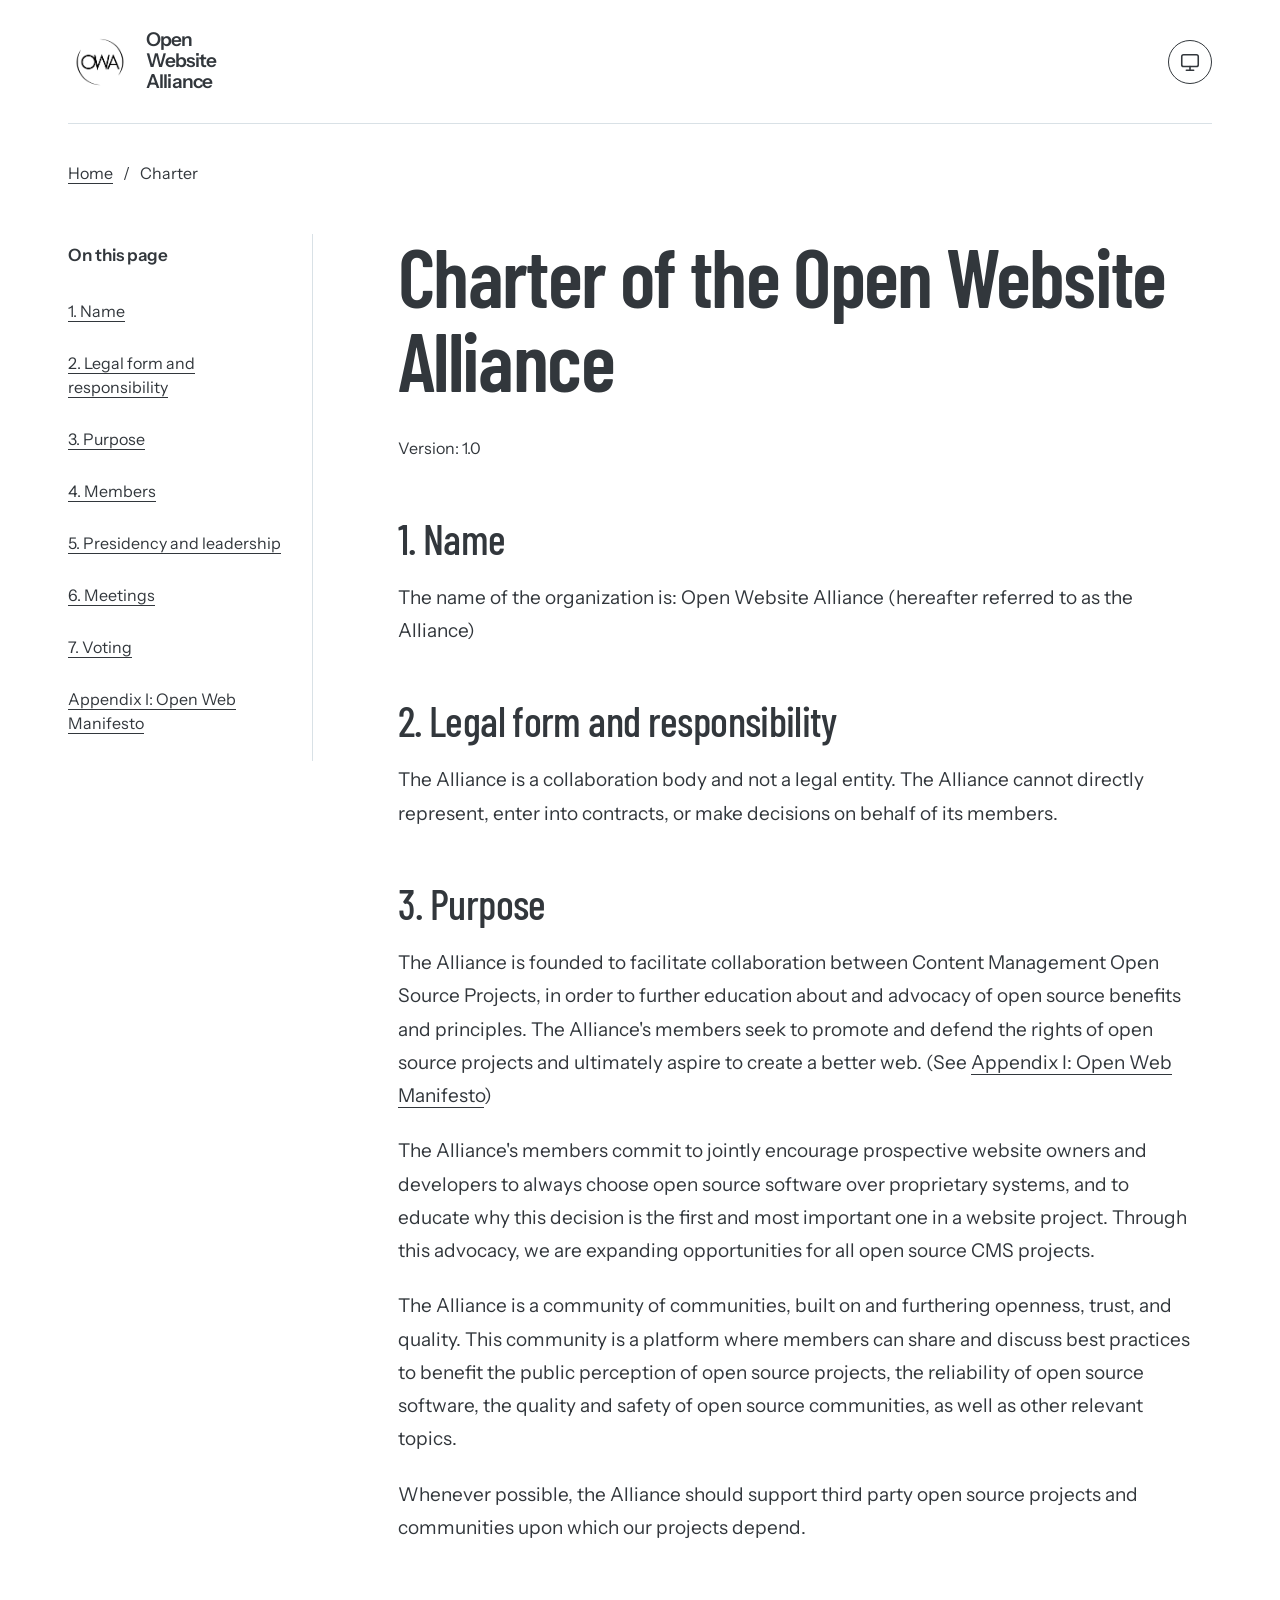
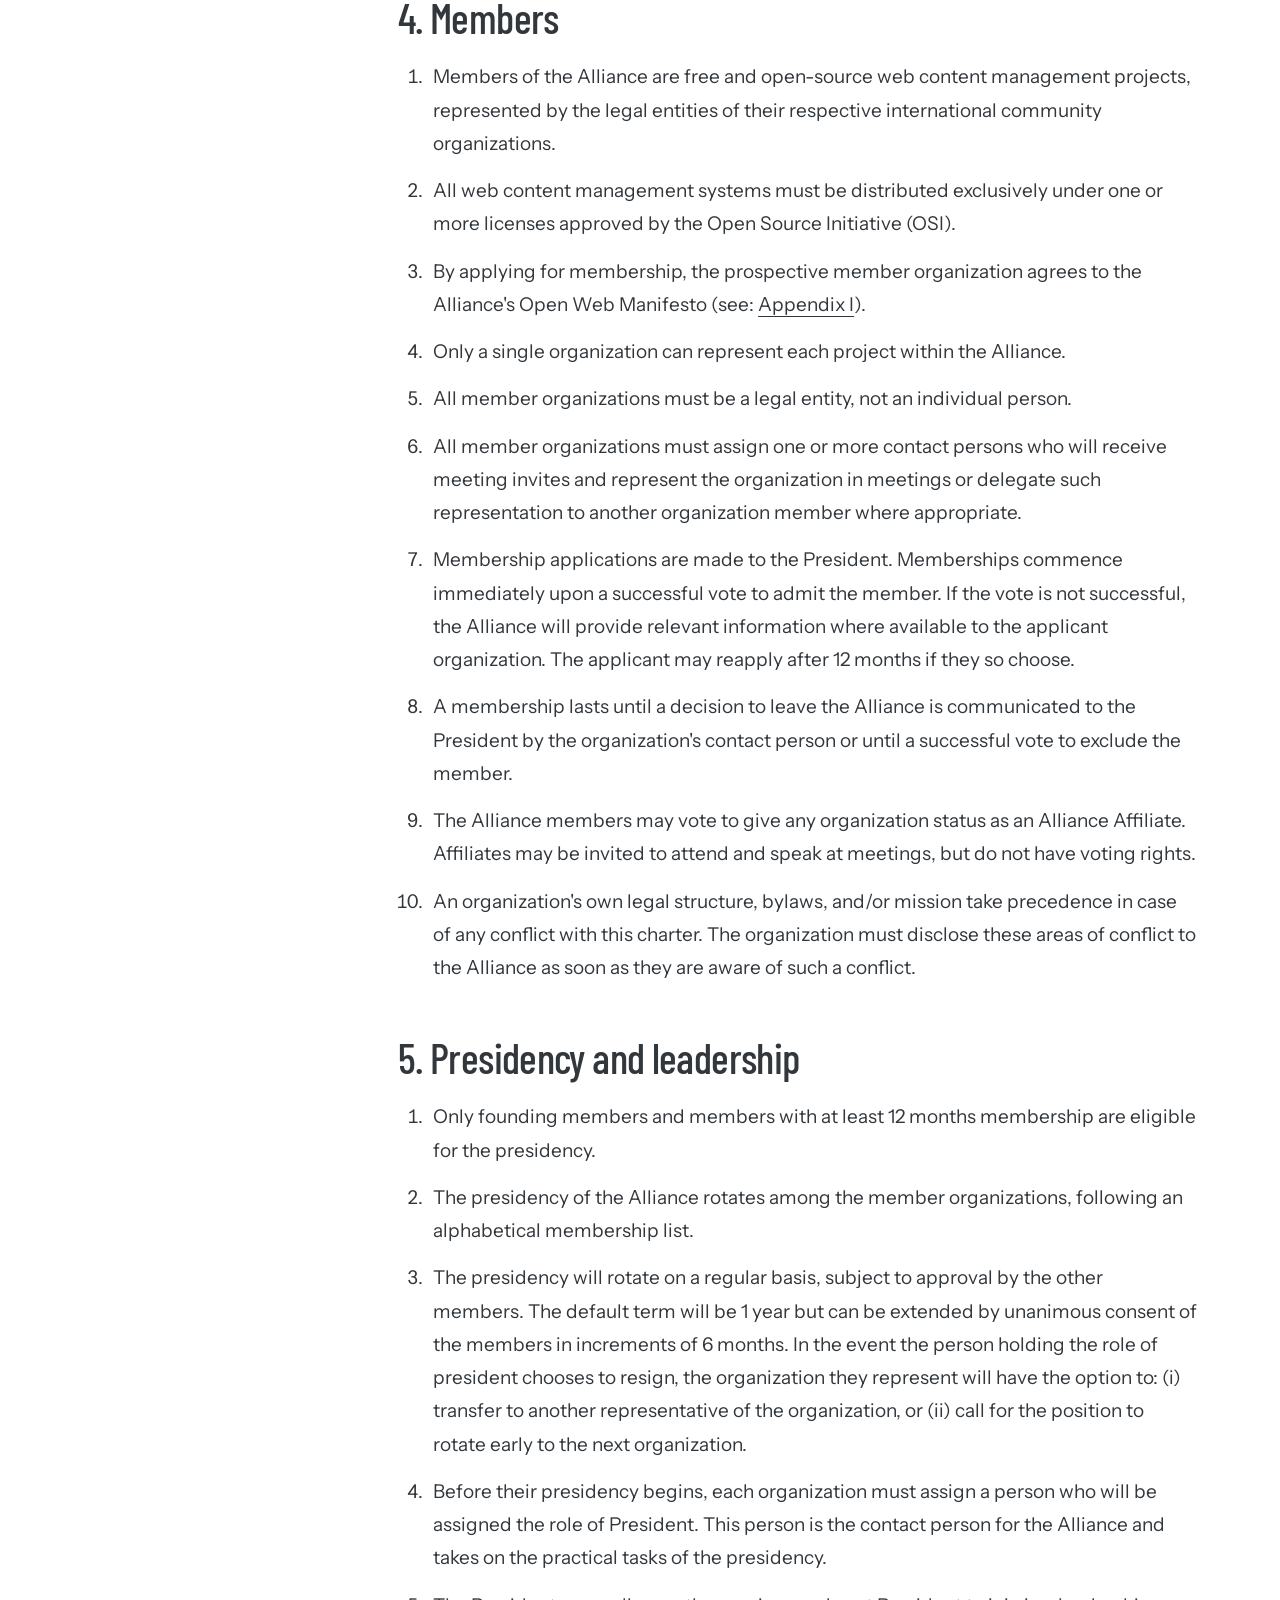
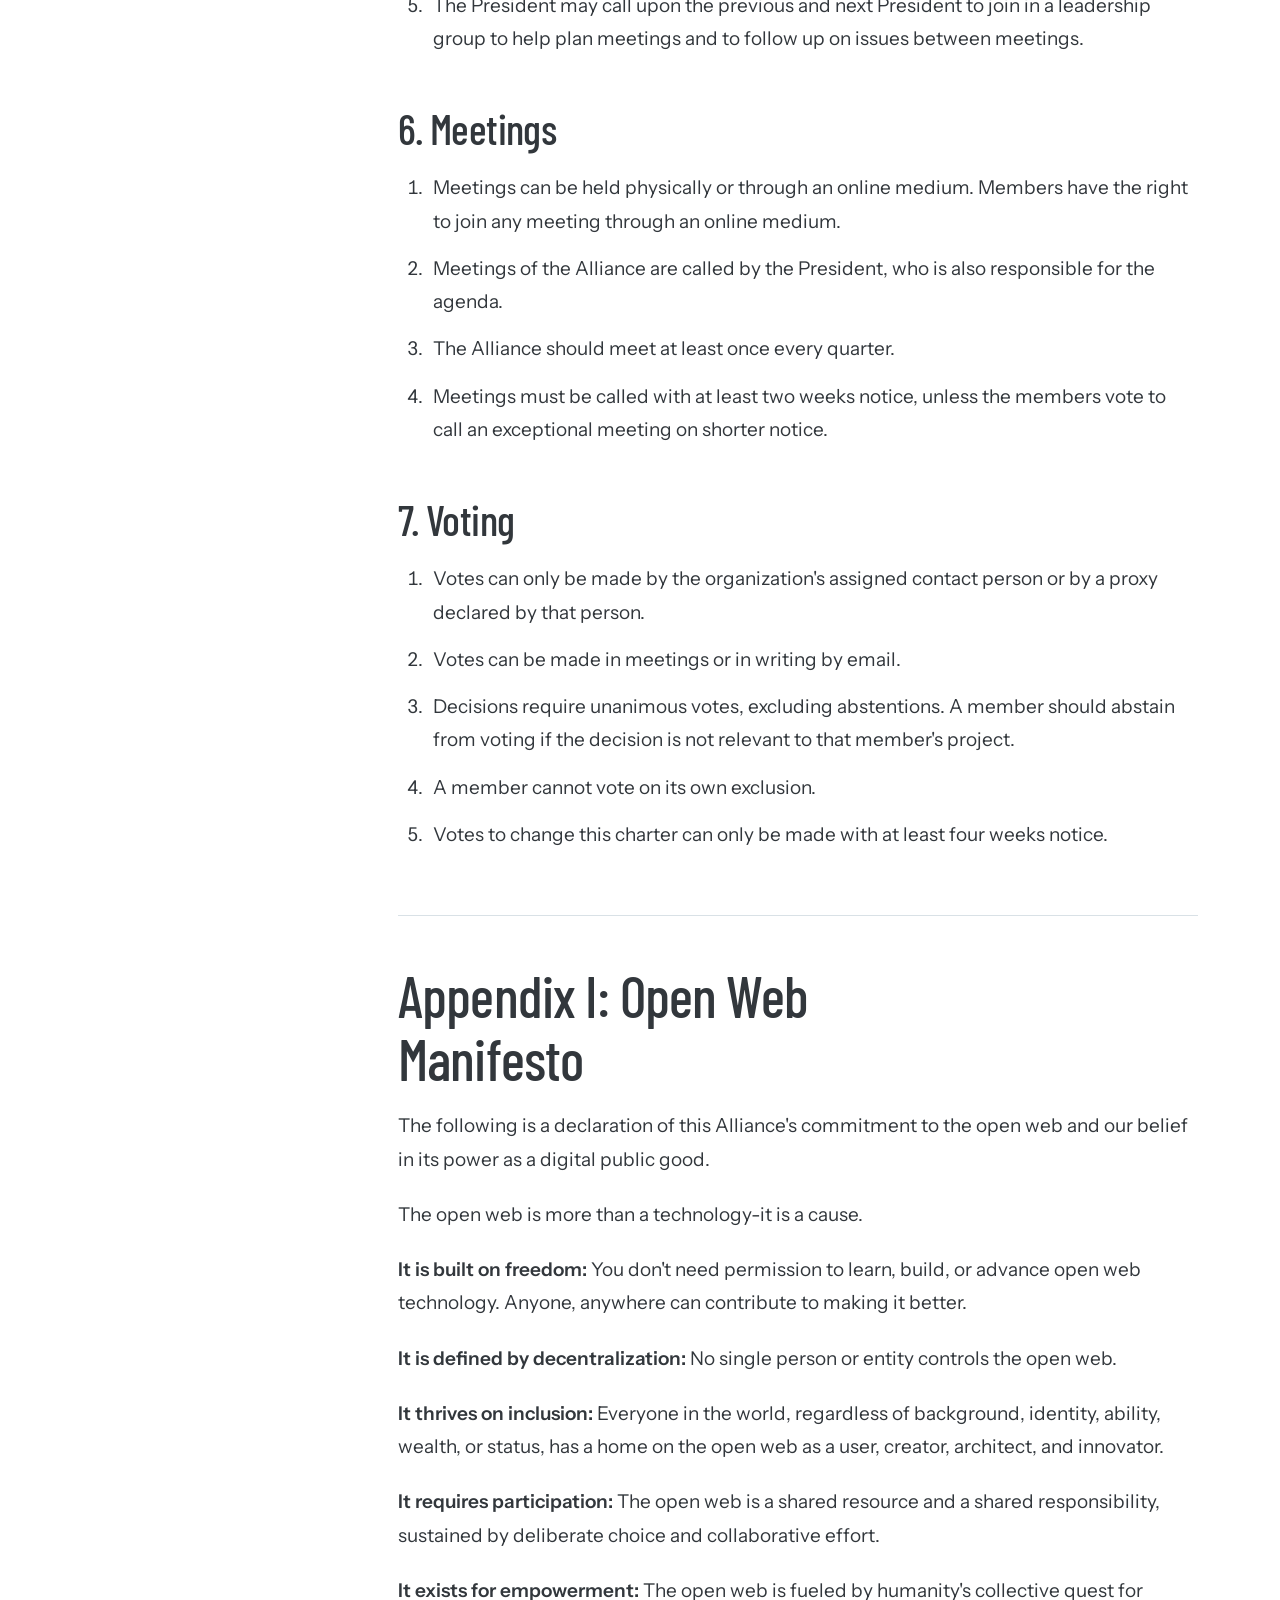
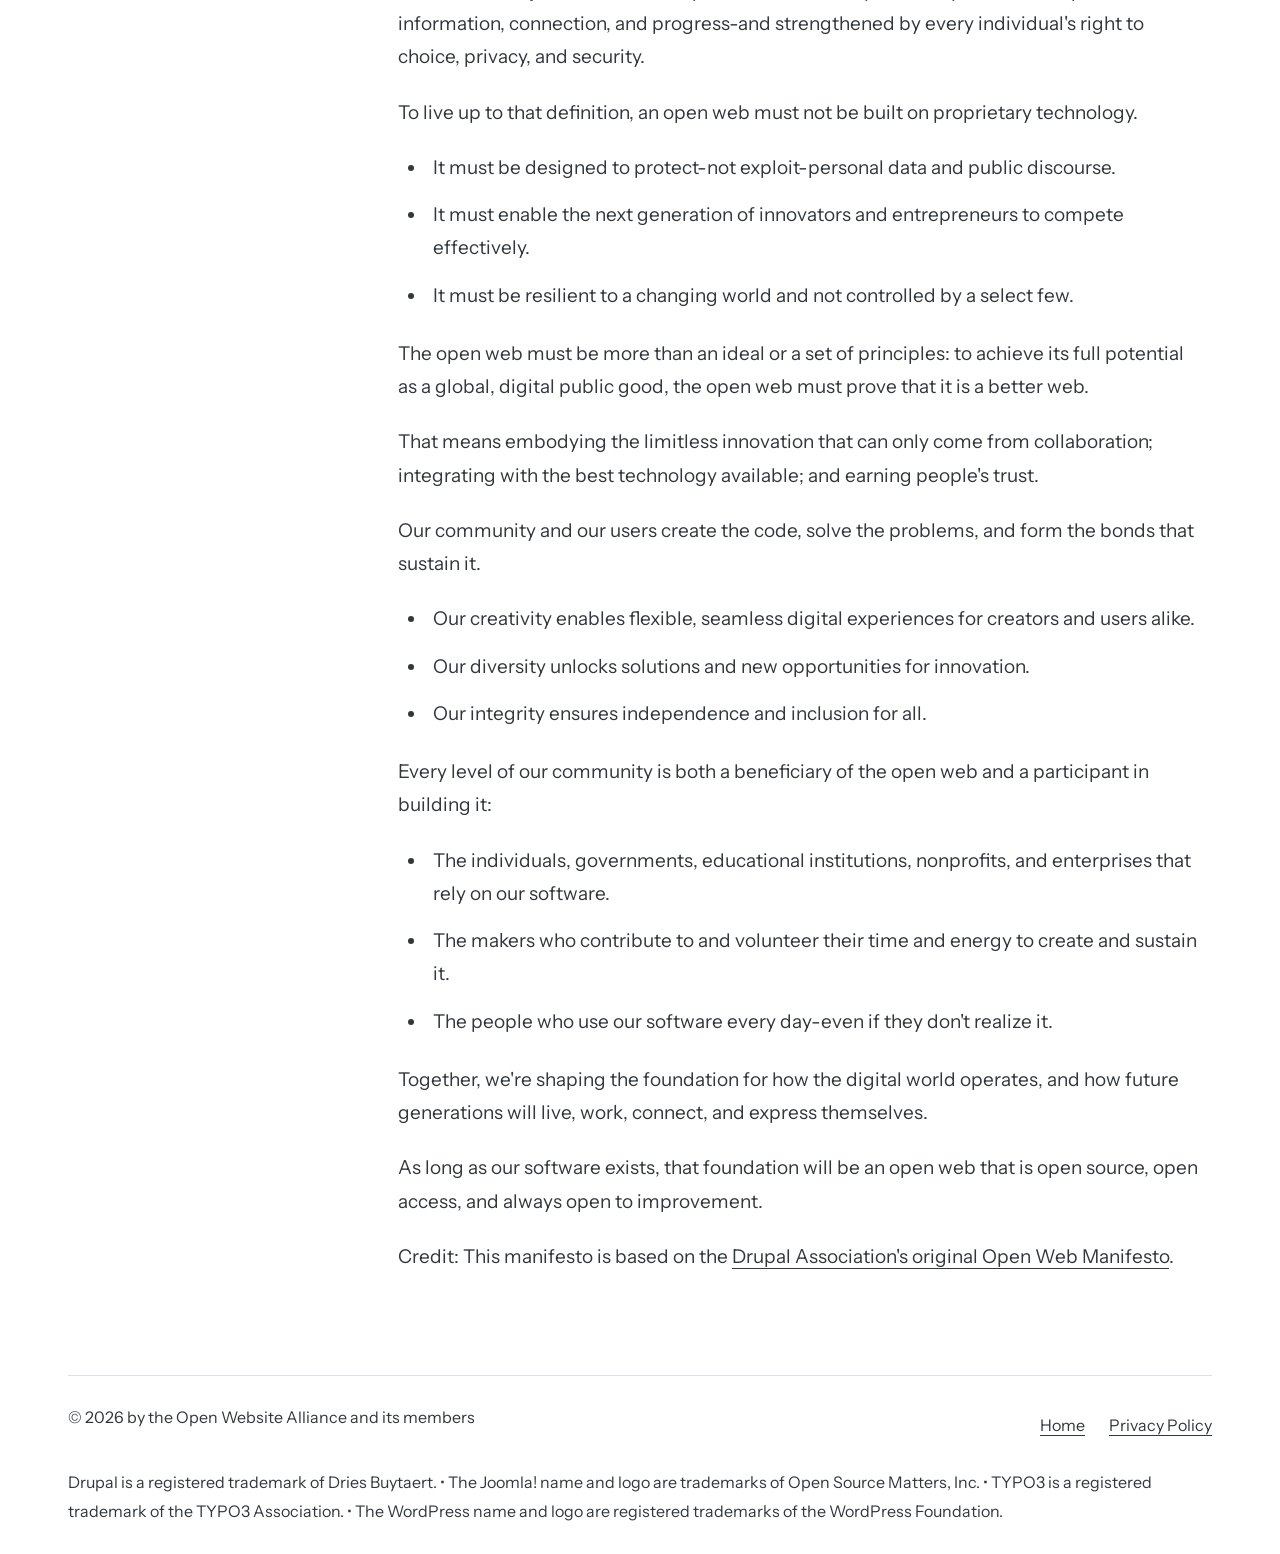
<file: charter.html>
<!doctype html>

<html lang="en"
  ><head
    ><meta charset="utf-8" /><meta content="width=device-width,initial-scale=1" name="viewport" />
    <meta
      content="Charter of the Open Website Alliance."
      name="description" />
    <title>Charter of the Open Website Alliance — Open Website Alliance</title
    ><link href="images/logos/OWA%20logo.png" rel="icon" type="image/png" />
    <script src="assets/theme.js?v=981907ee83bb"></script
    ><link href="assets/site.css?v=e73f342534eb" rel="stylesheet" /><meta
      content="no-referrer"
      name="referrer" /><meta content="website" property="og:type" /><meta
      content="Open Website Alliance"
      property="og:site_name" /><meta
      content="Charter of the Open Website Alliance — Open Website Alliance"
      property="og:title" /><meta
      content="Charter of the Open Website Alliance."
      property="og:description" /><meta content="summary" name="twitter:card" /><meta
      content="Charter of the Open Website Alliance — Open Website Alliance"
      name="twitter:title" /><meta
      content="Charter of the Open Website Alliance."
      name="twitter:description" /><meta
      content="https://openwebsitealliance.org/images/logos/OWA%20logo.png"
      property="og:image" /><meta
      content="Open Website Alliance logo"
      property="og:image:alt" /><meta
      content="https://openwebsitealliance.org/images/logos/OWA%20logo.png"
      name="twitter:image" /><meta
      content="Open Website Alliance logo"
      name="twitter:image:alt" /><link
      href="https://openwebsitealliance.org/charter.html"
      rel="canonical" /><meta
      content="https://openwebsitealliance.org/charter.html"
      property="og:url" /></head
  ><body class="a-porcelain-ink document">
    <a class="skip" href="#main">Skip to content</a
    ><header class="masthead shell"
      ><a class="brand" href="index.html"
        ><img alt="" decoding="async" src="images/logos/OWA%20logo.png" /><span
          class="brand-wordmark"
          ><span>Open</span> <span>Website</span> <span>Alliance</span></span
        ></a
      ><div class="theme-control" hidden=""
        ><button
          aria-controls="theme-options"
          aria-expanded="false"
          aria-label="Color theme: System"
          data-preference="system"
          id="theme-mode"
          title="Color theme: System"
          type="button"
          ><svg
            aria-hidden="true"
            class="theme-icon theme-icon-system"
            focusable="false"
            viewbox="0 0 24 24"
          >
            <rect height="13" rx="2" width="18" x="3" y="4"></rect>
            <path d="M8 21h8m-4-4v4"></path></svg
          ><svg
            aria-hidden="true"
            class="theme-icon theme-icon-light"
            focusable="false"
            viewbox="0 0 24 24"
          >
            <circle cx="12" cy="12" r="4"></circle>
            <path
              d="M12 2v2m0 16v2M2 12h2m16 0h2M5 5l1.5 1.5m11 11L19 19M5 19l1.5-1.5m11-11L19 5"
            ></path></svg
          ><svg
            aria-hidden="true"
            class="theme-icon theme-icon-dark"
            focusable="false"
            viewbox="0 0 24 24"
          >
            <path d="M20.8 13.1A9 9 0 0 1 10.9 3.2a9 9 0 1 0 9.9 9.9Z"></path></svg></button
        ><div aria-label="Color theme" hidden="" id="theme-options" role="group"
          ><button aria-pressed="true" data-theme-choice="system" type="button">System</button
          ><button aria-pressed="false" data-theme-choice="light" type="button">Light</button
          ><button aria-pressed="false" data-theme-choice="dark" type="button">Dark</button></div
        ></div
      ></header
    >
    <nav aria-label="Breadcrumb" class="document-breadcrumb shell"
      ><a href="index.html">Home</a><span aria-hidden="true"> / </span
      ><span aria-current="page">Charter</span></nav
    ><main class="document-layout shell" id="main" tabindex="-1"
      ><aside class="document-toc"
        ><nav aria-label="On this page" class="desktop-toc"
          ><p class="section-label">On this page</p
          ><ul
            ><li><a href="#name">1. Name</a></li
            ><li><a href="#2-legal-form-and-responsibility">2. Legal form and responsibility</a></li
            ><li><a href="#purpose">3. Purpose</a></li
            ><li><a href="#members">4. Members</a></li
            ><li><a href="#presidency-leadership">5. Presidency and leadership</a></li
            ><li><a href="#meetings">6. Meetings</a></li
            ><li><a href="#voting">7. Voting</a></li
            ><li><a href="#open-web-manifesto">Appendix I: Open Web Manifesto</a></li></ul
          ></nav
        ><details class="mobile-toc"
          ><summary>On this page</summary
          ><nav aria-label="On this page"
            ><ul
              ><li><a href="#name">1. Name</a></li
              ><li
                ><a href="#2-legal-form-and-responsibility">2. Legal form and responsibility</a></li
              ><li><a href="#purpose">3. Purpose</a></li
              ><li><a href="#members">4. Members</a></li
              ><li><a href="#presidency-leadership">5. Presidency and leadership</a></li
              ><li><a href="#meetings">6. Meetings</a></li
              ><li><a href="#voting">7. Voting</a></li
              ><li><a href="#open-web-manifesto">Appendix I: Open Web Manifesto</a></li></ul
            ></nav
          ></details
        ></aside
      ><article class="document-content" data-source-document="charter">
        <h1>Charter of the Open Website Alliance</h1>
        <p><small>Version: 1.0</small></p>
        <h2 id="name">1. Name</h2>
        <p
          >The name of the organization is: Open Website Alliance (hereafter referred to as the
          Alliance)</p
        >
        <h2 id="2-legal-form-and-responsibility">2. Legal form and responsibility</h2>
        <p
          >The Alliance is a collaboration body and not a legal entity. The Alliance cannot directly
          represent, enter into contracts, or make decisions on behalf of its members.</p
        >
        <h2 id="purpose">3. Purpose</h2>
        <p
          >The Alliance is founded to facilitate collaboration between Content Management Open
          Source Projects, in order to further education about and advocacy of open source benefits
          and principles. The Alliance's members seek to promote and defend the rights of open
          source projects and ultimately aspire to create a better web. (See
          <a href="charter.html#open-web-manifesto">Appendix I: Open Web Manifesto</a>)</p
        >
        <p
          >The Alliance's members commit to jointly encourage prospective website owners and
          developers to always choose open source software over proprietary systems, and to educate
          why this decision is the first and most important one in a website project. Through this
          advocacy, we are expanding opportunities for all open source CMS projects.</p
        >
        <p
          >The Alliance is a community of communities, built on and furthering openness, trust, and
          quality. This community is a platform where members can share and discuss best practices
          to benefit the public perception of open source projects, the reliability of open source
          software, the quality and safety of open source communities, as well as other relevant
          topics.</p
        >
        <p
          >Whenever possible, the Alliance should support third party open source projects and
          communities upon which our projects depend.</p
        >
        <h2 id="members">4. Members</h2>
        <ol start="1">
          <li id="members-1"
            >Members of the Alliance are free and open-source web content management projects,
            represented by the legal entities of their respective international community
            organizations.<br
          /></li>
          <li id="members-2"
            >All web content management systems must be distributed exclusively under one or more
            licenses approved by the Open Source Initiative (OSI).<br
          /></li>
          <li id="members-3"
            >By applying for membership, the prospective member organization agrees to the
            Alliance's Open Web Manifesto (see:
            <a href="charter.html#open-web-manifesto">Appendix I</a>).<br
          /></li>
          <li id="members-4"
            >Only a single organization can represent each project within the Alliance.</li
          >
          <li id="members-5"
            >All member organizations must be a legal entity, not an individual person.<br
          /></li>
          <li id="members-6"
            >All member organizations must assign one or more contact persons who will receive
            meeting invites and represent the organization in meetings or delegate such
            representation to another organization member where appropriate.<br
          /></li>
          <li id="members-7"
            >Membership applications are made to the President. Memberships commence immediately
            upon a successful vote to admit the member. If the vote is not successful, the Alliance
            will provide relevant information where available to the applicant organization. The
            applicant may reapply after 12 months if they so choose.<br
          /></li>
          <li id="members-8"
            >A membership lasts until a decision to leave the Alliance is communicated to the
            President by the organization's contact person or until a successful vote to exclude the
            member.<br
          /></li>
          <li id="members-9"
            >The Alliance members may vote to give any organization status as an Alliance Affiliate.
            Affiliates may be invited to attend and speak at meetings, but do not have voting
            rights.</li
          >
          <li id="members-10"
            >An organization's own legal structure, bylaws, and/or mission take precedence in case
            of any conflict with this charter. The organization must disclose these areas of
            conflict to the Alliance as soon as they are aware of such a conflict.</li
          >
        </ol>
        <h2 id="presidency-leadership">5. Presidency and leadership</h2>
        <ol start="1">
          <li
            >Only founding members and members with at least 12 months membership are eligible for
            the presidency.<br
          /></li>
          <li
            >The presidency of the Alliance rotates among the member organizations, following an
            alphabetical membership list.</li
          >
          <li
            >The presidency will rotate on a regular basis, subject to approval by the other
            members. The default term will be 1 year but can be extended by unanimous consent of the
            members in increments of 6 months. In the event the person holding the role of president
            chooses to resign, the organization they represent will have the option to: (i) transfer
            to another representative of the organization, or (ii) call for the position to rotate
            early to the next organization.</li
          >
          <li
            >Before their presidency begins, each organization must assign a person who will be
            assigned the role of President. This person is the contact person for the Alliance and
            takes on the practical tasks of the presidency.<br
          /></li>
          <li
            >The President may call upon the previous and next President to join in a leadership
            group to help plan meetings and to follow up on issues between meetings.</li
          >
        </ol>
        <h2 id="meetings">6. Meetings</h2>
        <ol start="1">
          <li
            >Meetings can be held physically or through an online medium. Members have the right to
            join any meeting through an online medium.<br
          /></li>
          <li
            >Meetings of the Alliance are called by the President, who is also responsible for the
            agenda.<br
          /></li>
          <li>The Alliance should meet at least once every quarter.<br /></li>
          <li
            >Meetings must be called with at least two weeks notice, unless the members vote to call
            an exceptional meeting on shorter notice.</li
          >
        </ol>
        <h2 id="voting">7. Voting</h2>
        <ol start="1">
          <li
            >Votes can only be made by the organization's assigned contact person or by a proxy
            declared by that person.<br
          /></li>
          <li>Votes can be made in meetings or in writing by email.<br /></li>
          <li
            >Decisions require unanimous votes, excluding abstentions. A member should abstain from
            voting if the decision is not relevant to that member's project.<br
          /></li>
          <li>A member cannot vote on its own exclusion.<br /></li>
          <li>Votes to change this charter can only be made with at least four weeks notice.</li>
        </ol>
        <hr />
        <h2 id="open-web-manifesto">Appendix I: Open Web Manifesto</h2>
        <p
          >The following is a declaration of this Alliance's commitment to the open web and our
          belief in its power as a digital public good.</p
        >
        <p>The open web is more than a technology-it is a cause.</p>
        <p
          ><strong>It is built on freedom:</strong> You don't need permission to learn, build, or
          advance open web technology. Anyone, anywhere can contribute to making it better.</p
        >
        <p
          ><strong>It is defined by decentralization:</strong> No single person or entity controls
          the open web.</p
        >
        <p
          ><strong>It thrives on inclusion:</strong> Everyone in the world, regardless of
          background, identity, ability, wealth, or status, has a home on the open web as a user,
          creator, architect, and innovator.</p
        >
        <p
          ><strong>It requires participation:</strong> The open web is a shared resource and a
          shared responsibility, sustained by deliberate choice and collaborative effort.</p
        >
        <p
          ><strong>It exists for empowerment:</strong> The open web is fueled by humanity's
          collective quest for information, connection, and progress-and strengthened by every
          individual's right to choice, privacy, and security.</p
        >
        <p
          >To live up to that definition, an open web must not be built on proprietary
          technology.</p
        >
        <ul>
          <li
            >It must be designed to protect-not exploit-personal data and public discourse.<br
          /></li>
          <li
            >It must enable the next generation of innovators and entrepreneurs to compete
            effectively.<br
          /></li>
          <li>It must be resilient to a changing world and not controlled by a select few.</li>
        </ul>
        <p
          >The open web must be more than an ideal or a set of principles: to achieve its full
          potential as a global, digital public good, the open web must prove that it is a better
          web.</p
        >
        <p
          >That means embodying the limitless innovation that can only come from collaboration;
          integrating with the best technology available; and earning people's trust.</p
        >
        <p
          >Our community and our users create the code, solve the problems, and form the bonds that
          sustain it.</p
        >
        <ul>
          <li
            >Our creativity enables flexible, seamless digital experiences for creators and users
            alike.<br
          /></li>
          <li>Our diversity unlocks solutions and new opportunities for innovation.<br /></li>
          <li>Our integrity ensures independence and inclusion for all.</li>
        </ul>
        <p
          >Every level of our community is both a beneficiary of the open web and a participant in
          building it:</p
        >
        <ul>
          <li
            >The individuals, governments, educational institutions, nonprofits, and enterprises
            that rely on our software.<br
          /></li>
          <li
            >The makers who contribute to and volunteer their time and energy to create and sustain
            it.<br
          /></li>
          <li>The people who use our software every day-even if they don't realize it.</li>
        </ul>
        <p
          >Together, we're shaping the foundation for how the digital world operates, and how future
          generations will live, work, connect, and express themselves.</p
        >
        <p
          >As long as our software exists, that foundation will be an open web that is open source,
          open access, and always open to improvement.</p
        >
        <p
          >Credit: This manifesto is based on the
          <a
            aria-describedby="external-link-hint"
            href="https://www.drupal.org/association/open-web-manifesto"
            rel="noopener noreferrer"
            target="_blank"
            >Drupal Association's original Open Web Manifesto</a
          >.</p
        >
      </article></main
    ><footer class="footer shell"
      ><span>© <span data-copyright-year>2026</span> by the Open Website Alliance and its members</span
      ><nav aria-label="Footer"
        ><a href="index.html">Home</a><a href="privacy.html">Privacy Policy</a></nav
      ><p class="legal"
        >Drupal is a registered trademark of Dries Buytaert. • The Joomla! name and logo are
        trademarks of Open Source Matters, Inc. • TYPO3 is a registered trademark of the TYPO3
        Association. • The WordPress name and logo are registered trademarks of the WordPress
        Foundation.</p
      ><span class="visually-hidden" id="external-link-hint">Opens in a new tab.</span></footer
    >
  </body></html
>
</file>
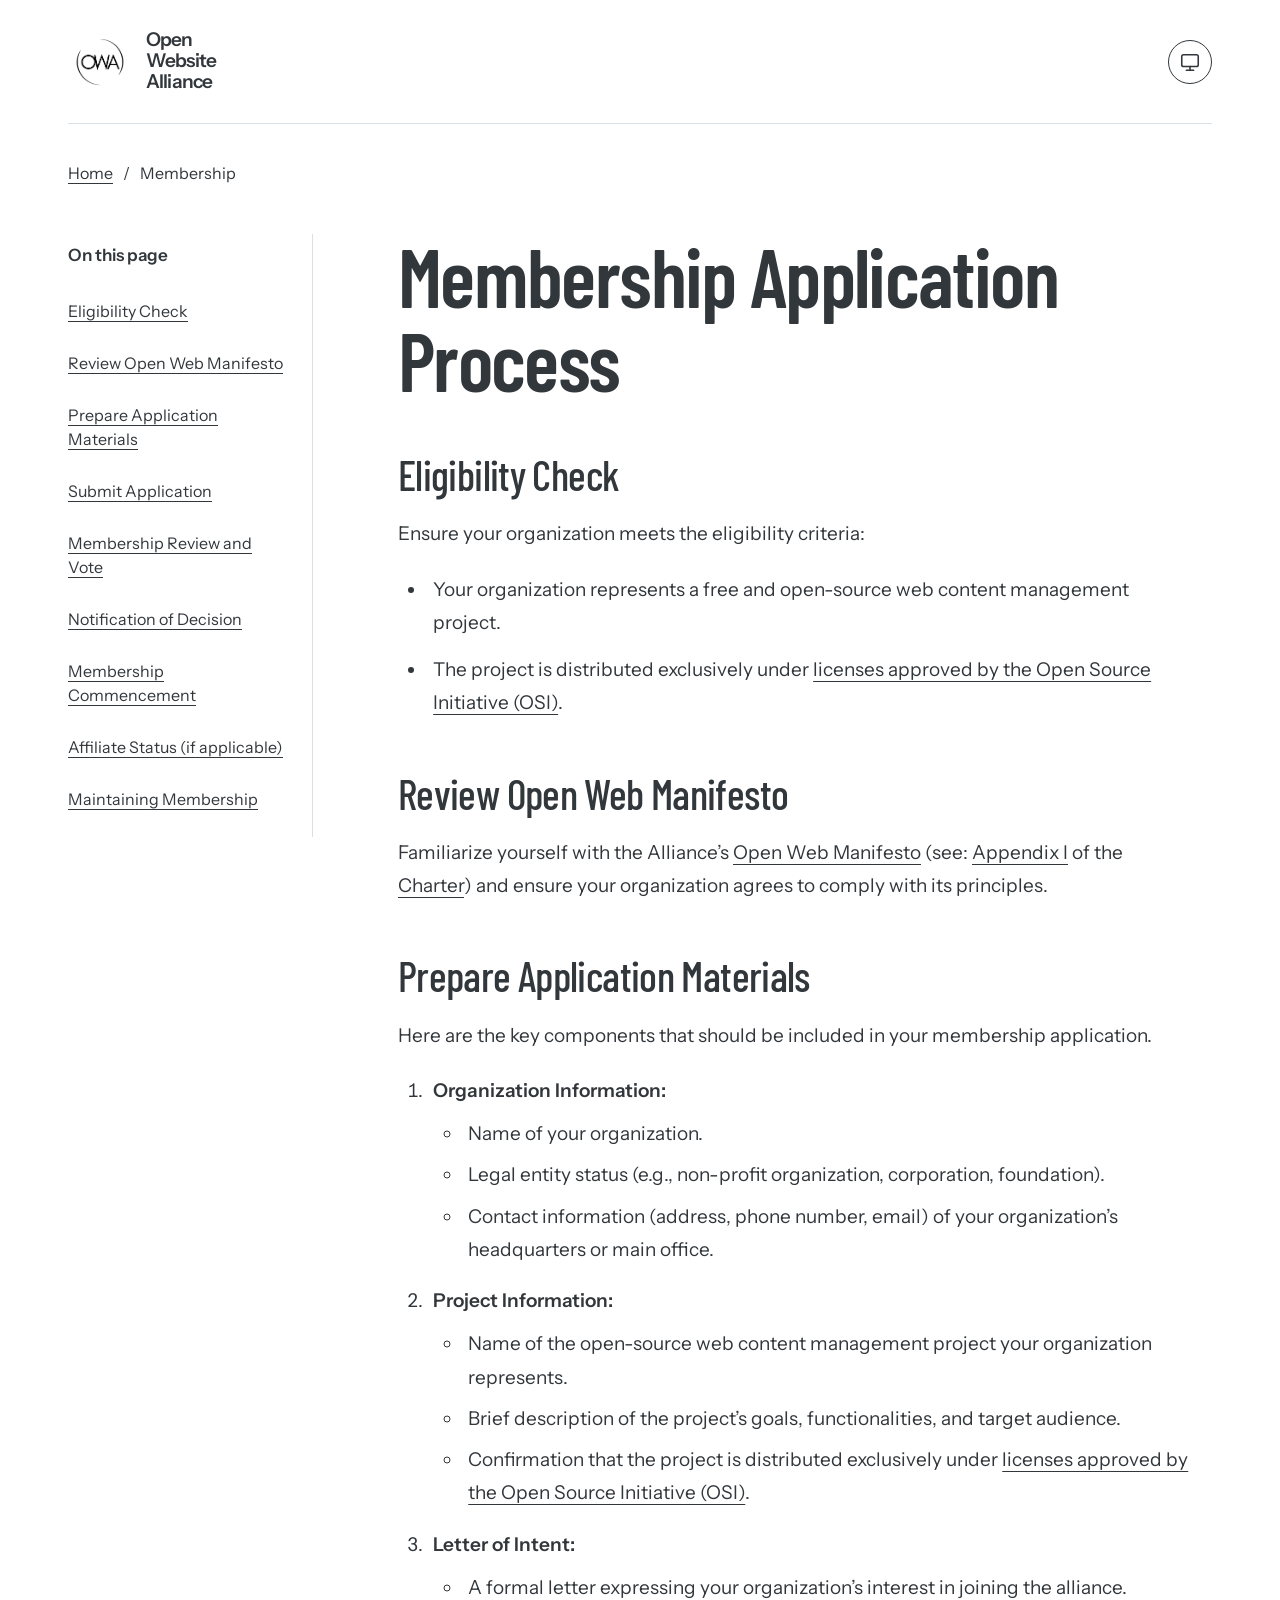
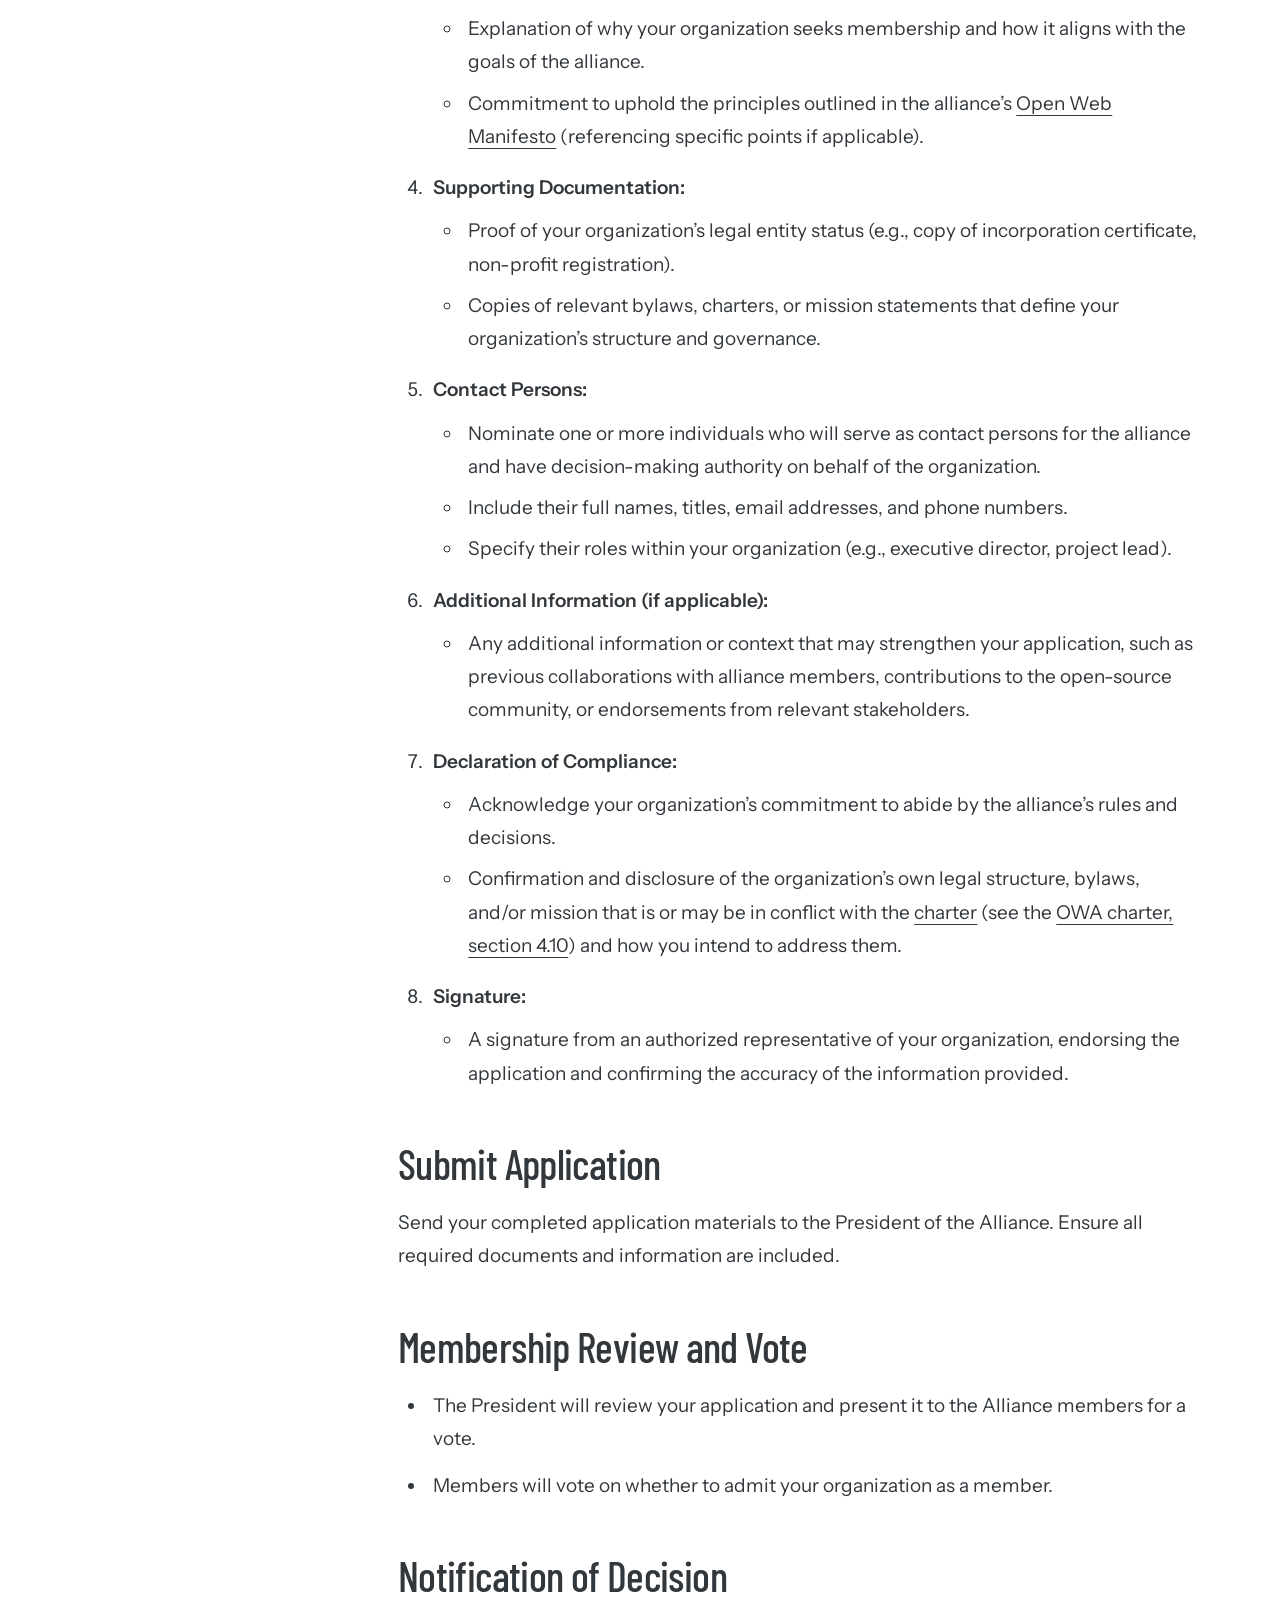
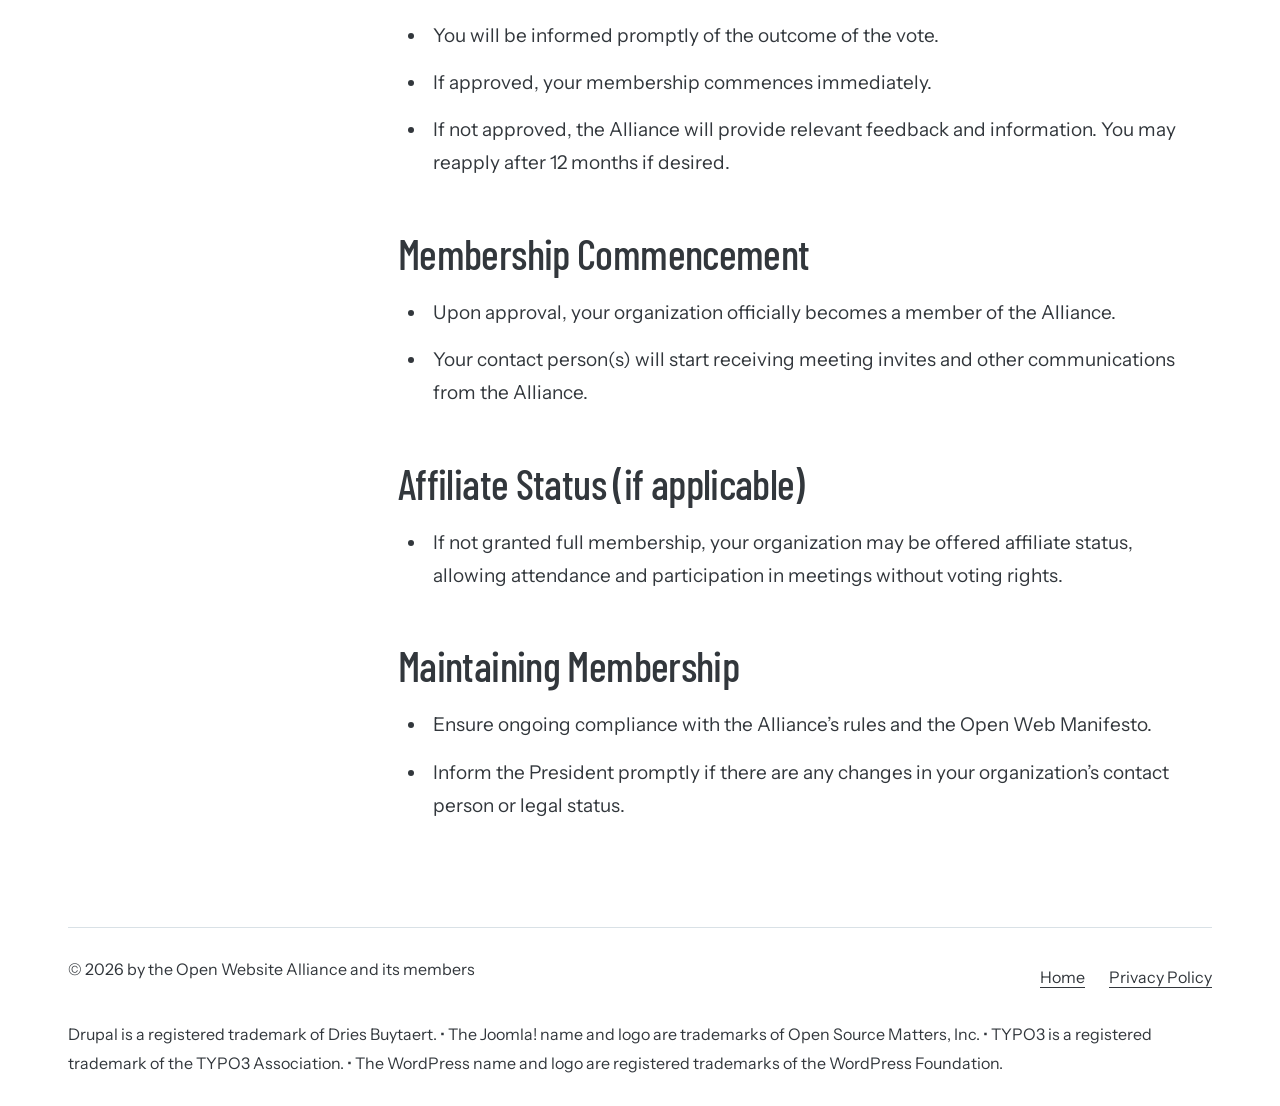
<file: membership-process.html>
<!doctype html>

<html lang="en"
  ><head
    ><meta charset="utf-8" /><meta content="width=device-width,initial-scale=1" name="viewport" />
    <meta
      content="Membership Application Process."
      name="description" />
    <title>Membership Application Process — Open Website Alliance</title
    ><link href="images/logos/OWA%20logo.png" rel="icon" type="image/png" />
    <script src="assets/theme.js?v=981907ee83bb"></script
    ><link href="assets/site.css?v=e73f342534eb" rel="stylesheet" /><meta
      content="no-referrer"
      name="referrer" /><meta content="website" property="og:type" /><meta
      content="Open Website Alliance"
      property="og:site_name" /><meta
      content="Membership Application Process — Open Website Alliance"
      property="og:title" /><meta
      content="Membership Application Process."
      property="og:description" /><meta content="summary" name="twitter:card" /><meta
      content="Membership Application Process — Open Website Alliance"
      name="twitter:title" /><meta
      content="Membership Application Process."
      name="twitter:description" /><meta
      content="https://openwebsitealliance.org/images/logos/OWA%20logo.png"
      property="og:image" /><meta
      content="Open Website Alliance logo"
      property="og:image:alt" /><meta
      content="https://openwebsitealliance.org/images/logos/OWA%20logo.png"
      name="twitter:image" /><meta
      content="Open Website Alliance logo"
      name="twitter:image:alt" /><link
      href="https://openwebsitealliance.org/membership-process.html"
      rel="canonical" /><meta
      content="https://openwebsitealliance.org/membership-process.html"
      property="og:url" /></head
  ><body class="a-porcelain-ink document">
    <a class="skip" href="#main">Skip to content</a
    ><header class="masthead shell"
      ><a class="brand" href="index.html"
        ><img alt="" decoding="async" src="images/logos/OWA%20logo.png" /><span
          class="brand-wordmark"
          ><span>Open</span> <span>Website</span> <span>Alliance</span></span
        ></a
      ><div class="theme-control" hidden=""
        ><button
          aria-controls="theme-options"
          aria-expanded="false"
          aria-label="Color theme: System"
          data-preference="system"
          id="theme-mode"
          title="Color theme: System"
          type="button"
          ><svg
            aria-hidden="true"
            class="theme-icon theme-icon-system"
            focusable="false"
            viewbox="0 0 24 24"
          >
            <rect height="13" rx="2" width="18" x="3" y="4"></rect>
            <path d="M8 21h8m-4-4v4"></path></svg
          ><svg
            aria-hidden="true"
            class="theme-icon theme-icon-light"
            focusable="false"
            viewbox="0 0 24 24"
          >
            <circle cx="12" cy="12" r="4"></circle>
            <path
              d="M12 2v2m0 16v2M2 12h2m16 0h2M5 5l1.5 1.5m11 11L19 19M5 19l1.5-1.5m11-11L19 5"
            ></path></svg
          ><svg
            aria-hidden="true"
            class="theme-icon theme-icon-dark"
            focusable="false"
            viewbox="0 0 24 24"
          >
            <path d="M20.8 13.1A9 9 0 0 1 10.9 3.2a9 9 0 1 0 9.9 9.9Z"></path></svg></button
        ><div aria-label="Color theme" hidden="" id="theme-options" role="group"
          ><button aria-pressed="true" data-theme-choice="system" type="button">System</button
          ><button aria-pressed="false" data-theme-choice="light" type="button">Light</button
          ><button aria-pressed="false" data-theme-choice="dark" type="button">Dark</button></div
        ></div
      ></header
    >
    <nav aria-label="Breadcrumb" class="document-breadcrumb shell"
      ><a href="index.html">Home</a><span aria-hidden="true"> / </span
      ><span aria-current="page">Membership</span></nav
    ><main class="document-layout shell" id="main" tabindex="-1"
      ><aside class="document-toc"
        ><nav aria-label="On this page" class="desktop-toc"
          ><p class="section-label">On this page</p
          ><ul
            ><li><a href="#eligibility-check">Eligibility Check</a></li
            ><li><a href="#review-open-web-manifesto">Review Open Web Manifesto</a></li
            ><li><a href="#prepare-application-materials">Prepare Application Materials</a></li
            ><li><a href="#submit-application">Submit Application</a></li
            ><li><a href="#membership-review-and-vote">Membership Review and Vote</a></li
            ><li><a href="#notification-of-decision">Notification of Decision</a></li
            ><li><a href="#membership-commencement">Membership Commencement</a></li
            ><li><a href="#affiliate-status-if-applicable">Affiliate Status (if applicable)</a></li
            ><li><a href="#maintaining-membership">Maintaining Membership</a></li></ul
          ></nav
        ><details class="mobile-toc"
          ><summary>On this page</summary
          ><nav aria-label="On this page"
            ><ul
              ><li><a href="#eligibility-check">Eligibility Check</a></li
              ><li><a href="#review-open-web-manifesto">Review Open Web Manifesto</a></li
              ><li><a href="#prepare-application-materials">Prepare Application Materials</a></li
              ><li><a href="#submit-application">Submit Application</a></li
              ><li><a href="#membership-review-and-vote">Membership Review and Vote</a></li
              ><li><a href="#notification-of-decision">Notification of Decision</a></li
              ><li><a href="#membership-commencement">Membership Commencement</a></li
              ><li
                ><a href="#affiliate-status-if-applicable">Affiliate Status (if applicable)</a></li
              ><li><a href="#maintaining-membership">Maintaining Membership</a></li></ul
            ></nav
          ></details
        ></aside
      ><article class="document-content" data-source-document="membership-process">
        <h1>Membership Application Process</h1>
        <h2 id="eligibility-check">Eligibility Check</h2>
        <p>Ensure your organization meets the eligibility criteria:</p>
        <ul>
          <li
            >Your organization represents a free and open-source web content management project.</li
          >
          <li
            >The project is distributed exclusively under
            <a
              aria-describedby="external-link-hint"
              href="https://opensource.org/licenses"
              rel="noopener noreferrer"
              target="_blank"
              >licenses approved by the Open Source Initiative (OSI)</a
            >.</li
          >
        </ul>
        <h2 id="review-open-web-manifesto">Review Open Web Manifesto</h2>
        <p
          >Familiarize yourself with the Alliance’s
          <a href="charter.html#open-web-manifesto">Open Web Manifesto</a> (see:
          <a href="charter.html#open-web-manifesto">Appendix I</a> of the
          <a href="charter.html">Charter</a>) and ensure your organization agrees to comply with its
          principles.</p
        >
        <h2 id="prepare-application-materials">Prepare Application Materials</h2>
        <p>Here are the key components that should be included in your membership application.</p>
        <ol>
          <li>
            <strong>Organization Information:</strong>
            <ul>
              <li>Name of your organization.</li>
              <li>Legal entity status (e.g., non-profit organization, corporation, foundation).</li>
              <li
                >Contact information (address, phone number, email) of your organization’s
                headquarters or main office.</li
              >
            </ul>
          </li>
          <li>
            <strong>Project Information:</strong>
            <ul>
              <li
                >Name of the open-source web content management project your organization
                represents.</li
              >
              <li
                >Brief description of the project’s goals, functionalities, and target audience.</li
              >
              <li
                >Confirmation that the project is distributed exclusively under
                <a
                  aria-describedby="external-link-hint"
                  href="https://opensource.org/licenses"
                  rel="noopener noreferrer"
                  target="_blank"
                  >licenses approved by the Open Source Initiative (OSI)</a
                >.</li
              >
            </ul>
          </li>
          <li>
            <strong>Letter of Intent:</strong>
            <ul>
              <li
                >A formal letter expressing your organization’s interest in joining the
                alliance.</li
              >
              <li
                >Explanation of why your organization seeks membership and how it aligns with the
                goals of the alliance.</li
              >
              <li
                >Commitment to uphold the principles outlined in the alliance’s
                <a href="charter.html#open-web-manifesto">Open Web Manifesto</a> (referencing
                specific points if applicable).</li
              >
            </ul>
          </li>
          <li>
            <strong>Supporting Documentation:</strong>
            <ul>
              <li
                >Proof of your organization’s legal entity status (e.g., copy of incorporation
                certificate, non-profit registration).</li
              >
              <li
                >Copies of relevant bylaws, charters, or mission statements that define your
                organization’s structure and governance.</li
              >
            </ul>
          </li>
          <li>
            <strong>Contact Persons:</strong>
            <ul>
              <li
                >Nominate one or more individuals who will serve as contact persons for the alliance
                and have decision-making authority on behalf of the organization.</li
              >
              <li>Include their full names, titles, email addresses, and phone numbers.</li>
              <li
                >Specify their roles within your organization (e.g., executive director, project
                lead).</li
              >
            </ul>
          </li>
          <li>
            <strong>Additional Information (if applicable):</strong>
            <ul>
              <li
                >Any additional information or context that may strengthen your application, such as
                previous collaborations with alliance members, contributions to the open-source
                community, or endorsements from relevant stakeholders.</li
              >
            </ul>
          </li>
          <li>
            <strong>Declaration of Compliance:</strong>
            <ul>
              <li
                >Acknowledge your organization’s commitment to abide by the alliance’s rules and
                decisions.</li
              >
              <li
                >Confirmation and disclosure of the organization’s own legal structure, bylaws,
                and/or mission that is or may be in conflict with the
                <a href="charter.html">charter</a> (see the
                <a href="charter.html#members-10">OWA charter, section 4.10</a>) and how you intend
                to address them.</li
              >
            </ul>
          </li>
          <li>
            <strong>Signature:</strong>
            <ul>
              <li
                >A signature from an authorized representative of your organization, endorsing the
                application and confirming the accuracy of the information provided.</li
              >
            </ul>
          </li>
        </ol>
        <p></p>
        <h2 id="submit-application">Submit Application</h2>
        <p
          >Send your completed application materials to the President of the Alliance. Ensure all
          required documents and information are included.</p
        >
        <h2 id="membership-review-and-vote">Membership Review and Vote</h2>
        <ul>
          <li
            >The President will review your application and present it to the Alliance members for a
            vote.</li
          >
          <li>Members will vote on whether to admit your organization as a member.</li>
        </ul>
        <h2 id="notification-of-decision">Notification of Decision</h2>
        <ul>
          <li>You will be informed promptly of the outcome of the vote.</li>
          <li>If approved, your membership commences immediately.</li>
          <li
            >If not approved, the Alliance will provide relevant feedback and information. You may
            reapply after 12 months if desired.</li
          >
        </ul>
        <h2 id="membership-commencement">Membership Commencement</h2>
        <ul>
          <li>Upon approval, your organization officially becomes a member of the Alliance.</li>
          <li
            >Your contact person(s) will start receiving meeting invites and other communications
            from the Alliance.</li
          >
        </ul>
        <h2 id="affiliate-status-if-applicable">Affiliate Status (if applicable)</h2>
        <ul>
          <li
            >If not granted full membership, your organization may be offered affiliate status,
            allowing attendance and participation in meetings without voting rights.</li
          >
        </ul>
        <h2 id="maintaining-membership">Maintaining Membership</h2>
        <ul>
          <li>Ensure ongoing compliance with the Alliance’s rules and the Open Web Manifesto.</li>
          <li
            >Inform the President promptly if there are any changes in your organization’s contact
            person or legal status.</li
          >
        </ul>
      </article></main
    ><footer class="footer shell"
      ><span>© <span data-copyright-year>2026</span> by the Open Website Alliance and its members</span
      ><nav aria-label="Footer"
        ><a href="index.html">Home</a><a href="privacy.html">Privacy Policy</a></nav
      ><p class="legal"
        >Drupal is a registered trademark of Dries Buytaert. • The Joomla! name and logo are
        trademarks of Open Source Matters, Inc. • TYPO3 is a registered trademark of the TYPO3
        Association. • The WordPress name and logo are registered trademarks of the WordPress
        Foundation.</p
      ><span class="visually-hidden" id="external-link-hint">Opens in a new tab.</span></footer
    >
  </body></html
>
</file>
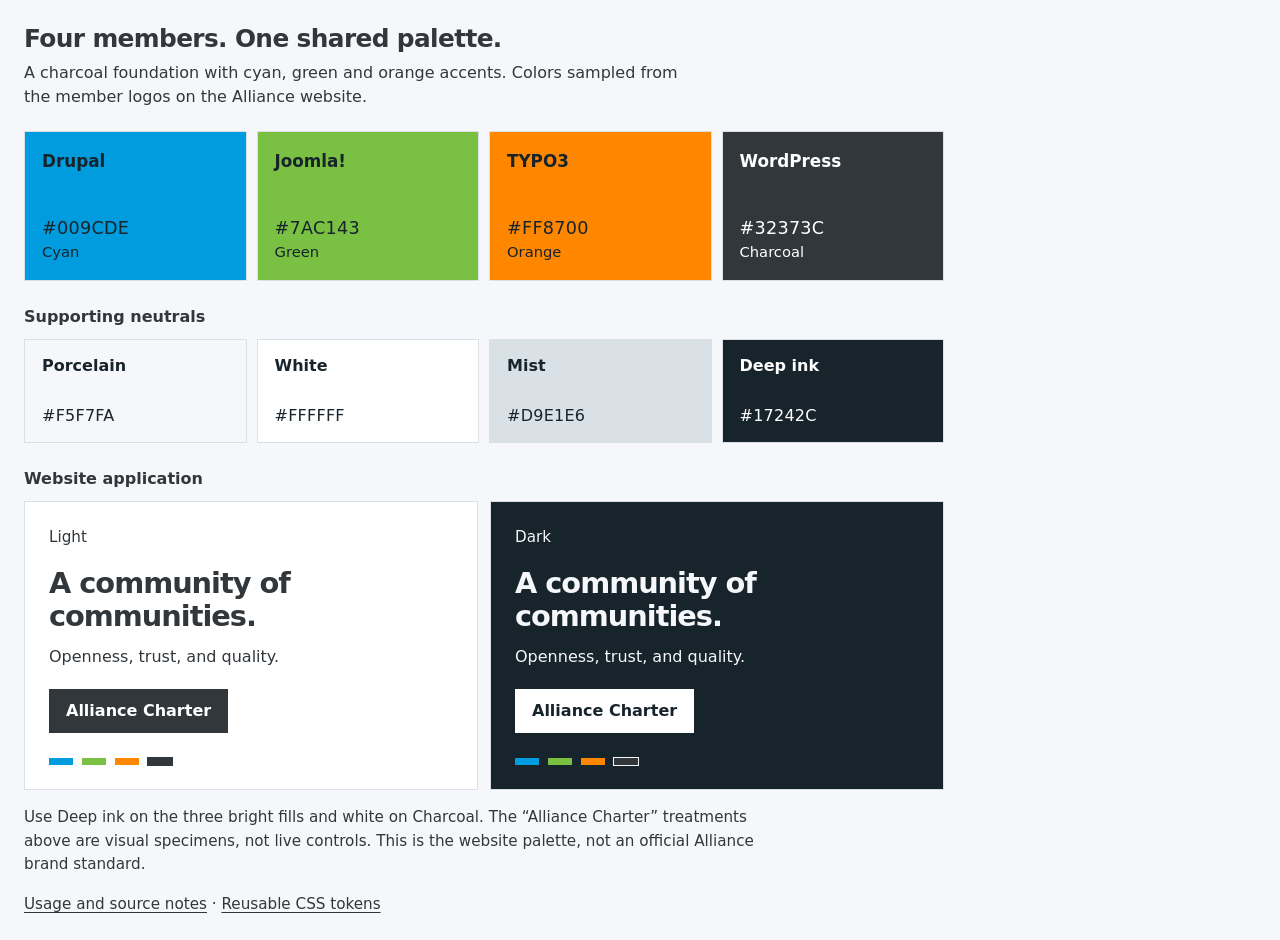
<file: palette.html>
<!doctype html>
<html lang="en">
<head>
<meta charset="utf-8">
<meta name="viewport" content="width=device-width, initial-scale=1">
<title>Open Website Alliance — member-derived color palette</title>
<style>
:root { color-scheme:light; --foreground:#32373C; --muted-foreground:#32373C; --border:#D9E1E6; --board-background:#F5F7FA; }
body { margin:24px; background:var(--board-background); font-family:system-ui,sans-serif; }
a { color:inherit; text-underline-offset:.2em; }
a:focus-visible { outline:3px solid var(--foreground); outline-offset:4px; }
@media (prefers-color-scheme:dark) { :root { color-scheme:dark; --foreground:#F5F7FA; --muted-foreground:#D9E1E6; --board-background:#17242C; } }
* { box-sizing: border-box; }
.palette { width: min(100%, 920px); color: var(--foreground, #32373C); line-height: 1.5; overflow-wrap: anywhere; }
.swatch, .sample { min-width: 0; }
.palette h2 { margin: 0 0 6px; font-size: 1.55rem; line-height: 1.25; font-weight: 650; letter-spacing: -.025em; }
.palette .intro { margin: 0 0 22px; max-width: 66ch; color: var(--muted-foreground, #32373C); font-size: 1rem; }
.palette h3 { font-size: 1rem; font-weight: 600; margin: 24px 0 10px; }
.swatches { display: grid; grid-template-columns: repeat(4, minmax(0, 1fr)); gap: 10px; margin: 0; padding: 0; list-style: none; }
.swatch { display: flex; flex-direction: column; justify-content: space-between; min-height: 150px; padding: 17px; gap: 25px; background: var(--fill); color: var(--on); border: 1px solid var(--border, #D9E1E6); }
.swatch strong { font-size: 1.05rem; font-weight: 650; }
.swatch .hex { font-size: 1.1rem; font-variant-numeric: tabular-nums; letter-spacing: .015em; }
.swatch .name { display: block; font-size: .92rem; }
.neutrals .swatch { min-height: 104px; gap: 15px; padding: 14px 17px; }
.neutrals .swatch strong { font-size: 1rem; }
.neutrals .swatch .hex { font-size: 1rem; }
.samples { display: grid; grid-template-columns: repeat(2, minmax(0, 1fr)); gap: 12px; }
.sample { padding: 24px; border: 1px solid var(--border, #D9E1E6); background: var(--paper); color: var(--ink); }
.sample .mode { margin: 0 0 18px; font-size: .95rem; }
.sample h4 { margin: 0 0 12px; font-size: 1.8rem; line-height: 1.15; font-weight: 650; letter-spacing: -.035em; max-width: 13ch; }
.sample p { font-size: 1rem; margin: 0 0 20px; max-width: 31ch; }
.action-example { display: inline-flex; align-items: center; min-height: 44px; padding: 10px 17px; font-weight: 550; background: var(--button); color: var(--button-ink); }
.member-marks { display: flex; gap: 9px; align-items: center; margin-top: 25px; }
.member-marks span { width: 24px; height: 7px; background: var(--fill); }
.member-marks .charcoal { outline: 1px solid var(--ink); outline-offset: 0; }
.note { font-size: .95rem; line-height: 1.55; margin: 16px 0 0; max-width: 80ch; color: var(--muted-foreground, #32373C); }
@media (max-width: 600px) {
  .swatches { grid-template-columns: repeat(2, minmax(0, 1fr)); }
  .samples { grid-template-columns: 1fr; }
  .swatch { min-height: 130px; padding: 15px; }
  .sample h4 { max-width: 17ch; }
}
@media (max-width: 340px) {
  .swatch { padding: 11px; }
  .neutrals .swatch { padding: 11px; }
}
</style>
</head>
<body>
<main class="palette" aria-labelledby="palette-heading">
  <h2 id="palette-heading">Four members. One shared palette.</h2>
  <p class="intro">A charcoal foundation with cyan, green and orange accents. Colors sampled from the member logos on the Alliance website.</p>
  <ul class="swatches" aria-label="Member colors">
    <li class="swatch" data-member="Drupal" style="--fill:#009CDE;--on:#17242C"><strong>Drupal</strong><div><span class="hex">#009CDE</span><span class="name">Cyan</span></div></li>
    <li class="swatch" data-member="Joomla!" style="--fill:#7AC143;--on:#17242C"><strong>Joomla!</strong><div><span class="hex">#7AC143</span><span class="name">Green</span></div></li>
    <li class="swatch" data-member="TYPO3" style="--fill:#FF8700;--on:#17242C"><strong>TYPO3</strong><div><span class="hex">#FF8700</span><span class="name">Orange</span></div></li>
    <li class="swatch" data-member="WordPress" style="--fill:#32373C;--on:#FFFFFF"><strong>WordPress</strong><div><span class="hex">#32373C</span><span class="name">Charcoal</span></div></li>
  </ul>
  <h3>Supporting neutrals</h3>
  <ul class="swatches neutrals" aria-label="Supporting neutrals">
    <li class="swatch" style="--fill:#F5F7FA;--on:#17242C"><strong>Porcelain</strong><span class="hex">#F5F7FA</span></li>
    <li class="swatch" style="--fill:#FFFFFF;--on:#17242C"><strong>White</strong><span class="hex">#FFFFFF</span></li>
    <li class="swatch" style="--fill:#D9E1E6;--on:#17242C"><strong>Mist</strong><span class="hex">#D9E1E6</span></li>
    <li class="swatch" style="--fill:#17242C;--on:#FFFFFF"><strong>Deep ink</strong><span class="hex">#17242C</span></li>
  </ul>
  <h3>Website application</h3>
  <div class="samples" aria-label="Illustrative light and dark treatments">
    <section class="sample" style="--paper:#FFFFFF;--ink:#32373C;--button:#32373C;--button-ink:#FFFFFF" aria-label="Light theme example">
      <p class="mode">Light</p>
      <h4>A community of communities.</h4>
      <p>Openness, trust, and quality.</p>
      <span class="action-example">Alliance Charter</span>
      <div class="member-marks" aria-hidden="true"><span style="--fill:#009CDE"></span><span style="--fill:#7AC143"></span><span style="--fill:#FF8700"></span><span class="charcoal" style="--fill:#32373C"></span></div>
    </section>
    <section class="sample" style="--paper:#17242C;--ink:#F5F7FA;--button:#FFFFFF;--button-ink:#17242C" aria-label="Dark theme example">
      <p class="mode">Dark</p>
      <h4>A community of communities.</h4>
      <p>Openness, trust, and quality.</p>
      <span class="action-example">Alliance Charter</span>
      <div class="member-marks" aria-hidden="true"><span style="--fill:#009CDE"></span><span style="--fill:#7AC143"></span><span style="--fill:#FF8700"></span><span class="charcoal" style="--fill:#32373C"></span></div>
    </section>
  </div>
  <p class="note">Use Deep ink on the three bright fills and white on Charcoal. The “Alliance Charter” treatments above are visual specimens, not live controls. This is the website palette, not an official Alliance brand standard.</p>
  <p class="note"><a href="PALETTE.md">Usage and source notes</a> · <a href="assets/palette.css">Reusable CSS tokens</a></p>
</main>
</body>
</html>
</file>
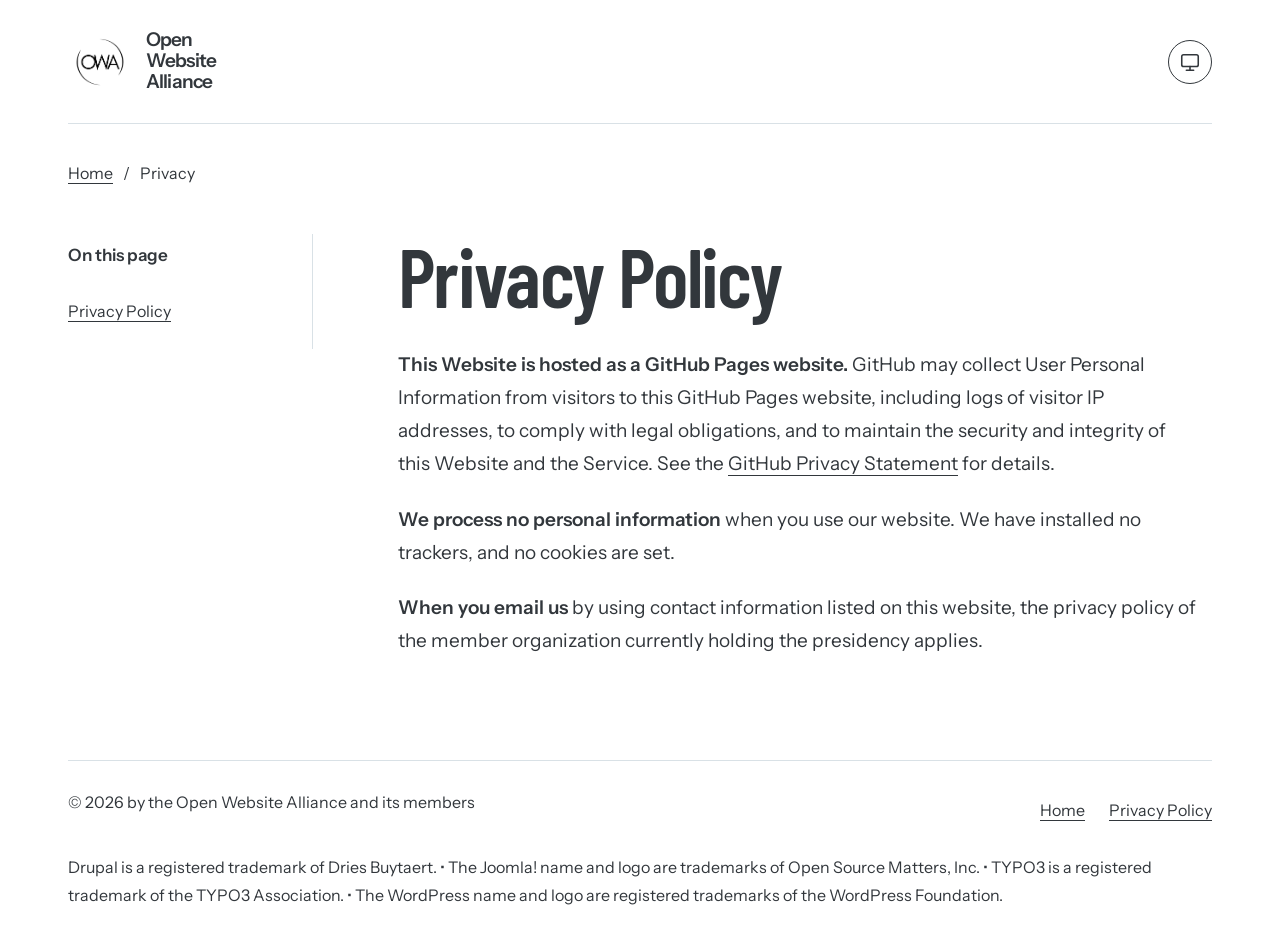
<file: privacy.html>
<!doctype html>

<html lang="en"
  ><head
    ><meta charset="utf-8" /><meta content="width=device-width,initial-scale=1" name="viewport" />
    <meta
      content="Privacy Policy."
      name="description" />
    <title>Privacy Policy — Open Website Alliance</title
    ><link href="images/logos/OWA%20logo.png" rel="icon" type="image/png" />
    <script src="assets/theme.js?v=981907ee83bb"></script
    ><link href="assets/site.css?v=e73f342534eb" rel="stylesheet" /><meta
      content="no-referrer"
      name="referrer" /><meta content="website" property="og:type" /><meta
      content="Open Website Alliance"
      property="og:site_name" /><meta
      content="Privacy Policy — Open Website Alliance"
      property="og:title" /><meta content="Privacy Policy." property="og:description" /><meta
      content="summary"
      name="twitter:card" /><meta
      content="Privacy Policy — Open Website Alliance"
      name="twitter:title" /><meta content="Privacy Policy." name="twitter:description" /><meta
      content="https://openwebsitealliance.org/images/logos/OWA%20logo.png"
      property="og:image" /><meta
      content="Open Website Alliance logo"
      property="og:image:alt" /><meta
      content="https://openwebsitealliance.org/images/logos/OWA%20logo.png"
      name="twitter:image" /><meta
      content="Open Website Alliance logo"
      name="twitter:image:alt" /><link
      href="https://openwebsitealliance.org/privacy.html"
      rel="canonical" /><meta
      content="https://openwebsitealliance.org/privacy.html"
      property="og:url" /></head
  ><body class="a-porcelain-ink document">
    <a class="skip" href="#main">Skip to content</a
    ><header class="masthead shell"
      ><a class="brand" href="index.html"
        ><img alt="" decoding="async" src="images/logos/OWA%20logo.png" /><span
          class="brand-wordmark"
          ><span>Open</span> <span>Website</span> <span>Alliance</span></span
        ></a
      ><div class="theme-control" hidden=""
        ><button
          aria-controls="theme-options"
          aria-expanded="false"
          aria-label="Color theme: System"
          data-preference="system"
          id="theme-mode"
          title="Color theme: System"
          type="button"
          ><svg
            aria-hidden="true"
            class="theme-icon theme-icon-system"
            focusable="false"
            viewbox="0 0 24 24"
          >
            <rect height="13" rx="2" width="18" x="3" y="4"></rect>
            <path d="M8 21h8m-4-4v4"></path></svg
          ><svg
            aria-hidden="true"
            class="theme-icon theme-icon-light"
            focusable="false"
            viewbox="0 0 24 24"
          >
            <circle cx="12" cy="12" r="4"></circle>
            <path
              d="M12 2v2m0 16v2M2 12h2m16 0h2M5 5l1.5 1.5m11 11L19 19M5 19l1.5-1.5m11-11L19 5"
            ></path></svg
          ><svg
            aria-hidden="true"
            class="theme-icon theme-icon-dark"
            focusable="false"
            viewbox="0 0 24 24"
          >
            <path d="M20.8 13.1A9 9 0 0 1 10.9 3.2a9 9 0 1 0 9.9 9.9Z"></path></svg></button
        ><div aria-label="Color theme" hidden="" id="theme-options" role="group"
          ><button aria-pressed="true" data-theme-choice="system" type="button">System</button
          ><button aria-pressed="false" data-theme-choice="light" type="button">Light</button
          ><button aria-pressed="false" data-theme-choice="dark" type="button">Dark</button></div
        ></div
      ></header
    >
    <nav aria-label="Breadcrumb" class="document-breadcrumb shell"
      ><a href="index.html">Home</a><span aria-hidden="true"> / </span
      ><span aria-current="page">Privacy</span></nav
    ><main class="document-layout shell" id="main" tabindex="-1"
      ><aside class="document-toc"
        ><nav aria-label="On this page" class="desktop-toc"
          ><p class="section-label">On this page</p
          ><ul
            ><li><a href="#privacy-policy">Privacy Policy</a></li></ul
          ></nav
        ><details class="mobile-toc"
          ><summary>On this page</summary
          ><nav aria-label="On this page"
            ><ul
              ><li><a href="#privacy-policy">Privacy Policy</a></li></ul
            ></nav
          ></details
        ></aside
      ><article class="document-content" data-source-document="privacy">
        <h1 id="privacy-policy">Privacy Policy</h1>
        <p>
          <strong>This Website is hosted as a GitHub Pages website.</strong> GitHub may collect User
          Personal Information from visitors to this GitHub Pages website, including logs of visitor
          IP addresses, to comply with legal obligations, and to maintain the security and integrity
          of this Website and the Service. See the
          <a
            aria-describedby="external-link-hint"
            href="https://help.github.com/en/github/site-policy/github-privacy-statement"
            rel="noopener noreferrer"
            target="_blank"
            >GitHub Privacy Statement</a
          >
          for details.
        </p>
        <p>
          <strong>We process no personal information</strong> when you use our website. We have
          installed no trackers, and no cookies are set.
        </p>
        <p>
          <strong>When you email us</strong> by using contact information listed on this website,
          the privacy policy of the member organization currently holding the presidency applies.
        </p>
      </article></main
    ><footer class="footer shell"
      ><span>© <span data-copyright-year>2026</span> by the Open Website Alliance and its members</span
      ><nav aria-label="Footer"
        ><a href="index.html">Home</a><a href="privacy.html">Privacy Policy</a></nav
      ><p class="legal"
        >Drupal is a registered trademark of Dries Buytaert. • The Joomla! name and logo are
        trademarks of Open Source Matters, Inc. • TYPO3 is a registered trademark of the TYPO3
        Association. • The WordPress name and logo are registered trademarks of the WordPress
        Foundation.</p
      ><span class="visually-hidden" id="external-link-hint">Opens in a new tab.</span></footer
    >
  </body></html
>
</file>
<file: assets/site.css>
@import url("palette.css?v=parallel-voices-1");
@font-face{font-family:"Barlow Condensed";src:url("fonts/barlow-condensed-500.woff2") format("woff2");font-style:normal;font-weight:500;font-display:swap}
@font-face{font-family:"Barlow Condensed";src:url("fonts/barlow-condensed-600.woff2") format("woff2");font-style:normal;font-weight:600;font-display:swap}
@font-face{font-family:"Instrument Sans";src:url("fonts/instrument-sans-400.woff2") format("woff2");font-style:normal;font-weight:400;font-display:swap}
@font-face{font-family:"Instrument Sans";src:url("fonts/instrument-sans-500.woff2") format("woff2");font-style:normal;font-weight:500;font-display:swap}
@font-face{font-family:"Instrument Sans";src:url("fonts/instrument-sans-600.woff2") format("woff2");font-style:normal;font-weight:600;font-display:swap}
@font-face{font-family:"Instrument Sans";src:url("fonts/instrument-sans-700.woff2") format("woff2");font-style:normal;font-weight:700;font-display:swap}
/* Parallel Voices. All visible text is at least 1rem; browser zoom is unrestricted. */
:root { --paper:var(--owa-background); --ink:var(--owa-text); --muted:var(--owa-text); --rule:var(--owa-divider); --accent:var(--owa-action); --control:var(--owa-control-border); --button-ink:var(--owa-on-action); --hover:var(--owa-porcelain); --news-paper:var(--owa-porcelain); --logo-paper:transparent; --member-frame:transparent; --display:"Barlow Condensed","Arial Narrow",Arial,sans-serif; --sans:"Instrument Sans",Arial,sans-serif; }
:root[data-theme="dark"] { --muted:var(--owa-mist); --rule:var(--owa-wordpress); --hover:var(--owa-wordpress); --news-paper:var(--owa-wordpress); --logo-paper:var(--owa-porcelain); --member-frame:var(--owa-mist); }
@media(prefers-color-scheme:dark) {
  :root:not([data-theme="light"]) { --muted:var(--owa-mist); --rule:var(--owa-wordpress); --hover:var(--owa-wordpress); --news-paper:var(--owa-wordpress); --logo-paper:var(--owa-porcelain); --member-frame:var(--owa-mist); }
}
* { box-sizing:border-box; }
[hidden] { display:none!important; }
html { scroll-behavior:auto; background:var(--paper); }
/* Keep contents links and theme controls clear of short/zoomed viewport edges. */
html:has(.document-toc a:focus-visible,.theme-control button:focus-visible,.member-socials a:focus-visible) { scroll-padding-block:30vh; }
body { margin:0; color:var(--ink); background:var(--paper); font-family:var(--sans); font-size:1.0625rem; line-height:1.7; overflow-wrap:anywhere; -webkit-font-smoothing:antialiased; }
a { color:inherit; text-underline-offset:.25em; }
a:hover { text-decoration-thickness:2px; }
:where(a,button,select,summary):focus-visible { outline:3px solid var(--owa-focus); outline-offset:4px; }
:target { scroll-margin-top:2rem; }
.shell { width:min(1260px,calc(100% - 136px)); margin-inline:auto; }
.visually-hidden { position:absolute; width:1px; height:1px; padding:0; margin:-1px; overflow:hidden; clip-path:inset(50%); white-space:nowrap; border:0; }
.skip { position:absolute; left:-9999px; top:10px; padding:15px; color:var(--ink); background:var(--paper); z-index:9; }
.skip:focus { left:10px; }
.masthead { position:relative; display:flex; flex-wrap:wrap; align-items:center; justify-content:space-between; min-height:124px; padding-block:20px; gap:16px 24px; border-bottom:1px solid var(--rule); }
.brand { display:inline-flex; gap:14px; align-items:center; text-decoration:none; font-size:1.1875rem; line-height:1.1; font-weight:600; letter-spacing:-.045em; }
.brand img { width:64px; height:64px; padding:5px; object-fit:contain; background:var(--logo-paper); border-radius:50%; }
.brand-wordmark>span { display:block; }
/* Anchor the menu to the header, even when its trigger wraps to the left. */
.theme-control { display:inline-flex; align-items:center; }
.theme-control button { font:inherit; font-size:1rem; line-height:1.5; min-height:44px; color:var(--ink); background:var(--paper); border:1px solid var(--control); cursor:pointer; }
#theme-mode { display:grid; place-items:center; width:44px; height:44px; padding:10px; border-radius:50%; }
.theme-icon { display:none; width:22px; height:22px; fill:none; stroke:currentColor; stroke-width:1.7; stroke-linecap:round; stroke-linejoin:round; }
#theme-mode[data-preference="system"] .theme-icon-system,#theme-mode[data-preference="light"] .theme-icon-light,#theme-mode[data-preference="dark"] .theme-icon-dark { display:block; }
#theme-options { position:absolute; top:calc(100% + 12px); right:0; z-index:5; width:11rem; max-width:calc(100vw - 40px); padding:10px; display:grid; gap:8px; background:var(--owa-surface); border:1px solid var(--control); }
#theme-options button { padding:8px 12px; text-align:left; border-radius:0; }
#theme-options button[aria-pressed="true"] { font-weight:600; text-decoration:underline; text-underline-offset:.25em; background:var(--hover); }
.theme-control button:hover { background:var(--hover); }
.eyebrow,.section-label { font-size:1.0625rem; font-weight:600; letter-spacing:0; line-height:1.5; margin:0; }
.eyebrow { color:var(--muted); margin-bottom:24px; }
h1,.principle,.details h2,.news h2,.news h3 { font-family:var(--display); font-synthesis:none; font-weight:600; }
h1 { font-size:6.5625rem; line-height:1.02; letter-spacing:-.02em; margin:0 0 29px; }
h1 em { font-style:normal; font-weight:600; color:inherit; }
.hero { display:grid; grid-template-columns:minmax(0,1fr) 246px; gap:60px; padding:55px 0 24px; }
/* The artwork owns a grid cell; enlarged text can grow without an overlay. */
.hero-copy { min-width:0; container-type:inline-size; display:grid; grid-template-columns:minmax(0,610px) minmax(0,1fr); grid-template-rows:auto auto 1fr; column-gap:44px; }
.hero h1 { grid-column:1/-1; font-size:clamp(2.9375rem,13.85cqi,8.25rem); line-height:.94; letter-spacing:-.018em; text-transform:uppercase; margin:0 0 34px; }
.intro { grid-column:1; grid-row:2; font-size:1.1875rem; line-height:1.65; max-width:610px; margin:0 0 32px; }
.actions { grid-column:1; grid-row:3; align-self:start; display:flex; gap:22px; flex-wrap:wrap; align-items:center; font-size:1.0625rem; font-weight:500; }
.primary { display:inline-flex; align-items:center; justify-content:space-between; gap:28px; min-height:55px; padding:13px 20px; text-decoration:none; background:var(--accent); color:var(--button-ink); border:1px solid var(--accent); border-radius:2px; }
.primary:hover { text-decoration:underline; background:var(--owa-action-hover); border-color:var(--owa-action-hover); }
.primary span { font-size:1.1875rem; line-height:1; }
.secondary { display:inline-flex; align-items:center; gap:12px; min-height:51px; padding:10px 0; text-decoration:none; border-bottom:1px solid var(--rule); }
.polygon-art { display:block; min-width:0; max-width:100%; pointer-events:none; user-select:none; }
.polygon-art img { display:block; width:100%; height:auto; }
.hero-art { grid-column:2; grid-row:2/4; align-self:start; width:300px; }
.principles { padding:9px 0 0 30px; border-left:1px solid var(--rule); }
.principles .section-label { color:var(--muted); margin-bottom:20px; }
.principle { font-size:2.625rem; font-weight:500; line-height:1.13; letter-spacing:-.01em; margin:0; padding:13px 0; border-bottom:1px solid var(--rule); }
.principles a { display:inline-flex; align-items:center; gap:12px; font-size:1rem; font-weight:500; margin-top:24px; min-height:44px; line-height:1.6; }
.members { padding:30px 0 36px; border-top:1px solid var(--rule); }
.member-heading { display:flex; flex-wrap:wrap; align-items:center; justify-content:space-between; gap:16px; min-height:56px; margin:0 0 28px; }
.members-art { width:146px; margin-inline-start:auto; }
.member-grid { display:grid; grid-template-columns:repeat(4,minmax(0,1fr)); gap:30px; }
.member { display:flex; flex-direction:column; align-items:flex-start; min-width:0; }
.member-logo { position:relative; display:flex; align-items:center; width:220px; max-width:100%; height:72px; padding:18px; margin:0 0 16px; background:transparent; }
/* Equal decorative accents, separate from the unchanged official artwork. */
.member-logo::after { content:""; position:absolute; inset-inline-start:18px; bottom:0; width:48px; height:4px; background:var(--member-accent); box-shadow:0 0 0 1px var(--member-frame); }
.member-logo[href="https://www.drupal.org"] { --member-accent:var(--owa-drupal); }
.member-logo[href="https://www.joomla.org"] { --member-accent:var(--owa-joomla); }
.member-logo[href="https://www.typo3.com"] { --member-accent:var(--owa-typo3); }
.member-logo[href="https://wordpress.org"] { --member-accent:var(--owa-wordpress); }
.member-logo picture { display:block; width:100%; }
.member-logo img { display:block; width:100%; height:36px; object-fit:contain; object-position:left center; }
.member .by { font-size:1rem; color:var(--muted); margin:0 0 4px; }
.member .org { display:inline-flex; align-items:center; min-height:44px; font-size:1.0625rem; line-height:1.5; font-weight:500; }
.member-socials { list-style:none; display:flex; flex-wrap:wrap; gap:4px; align-content:flex-start; margin:14px 0 0; padding:0; max-width:min(100%,calc(5 * 44px + 4 * 4px)); }
.member-socials li { margin:0; padding:0; }
.member-socials a { scroll-margin-block:12px; display:inline-flex; align-items:center; justify-content:center; width:44px; height:44px; padding:10px; color:var(--muted); text-decoration:none; border:1px solid transparent; }
.member-socials svg { display:block; width:22px; height:22px; fill:currentColor; }
.member-socials a:hover { color:var(--accent); background:var(--hover); border-color:var(--control); }
.leadership { display:grid; grid-template-columns:190px 1fr auto; gap:20px; align-items:center; border-top:1px solid var(--rule); border-bottom:1px solid var(--rule); padding:20px 0; font-size:1rem; line-height:1.6; }
.leadership strong { font-weight:600; }
.leadership span { color:var(--muted); }
.leadership a { padding-block:8px; }
.below { padding:53px 0 60px; }
.mission { font-size:2.3125rem; font-weight:400; line-height:1.33; letter-spacing:-.035em; max-width:1110px; margin:0 0 62px; }
.details { display:grid; grid-template-columns:repeat(2,minmax(0,1fr)); gap:100px; }
.details h2,.news h2 { font-size:3rem; line-height:1.12; letter-spacing:-.015em; margin:0 0 18px; }
.details p,.details li { font-size:1.0625rem; line-height:1.8; }
.details ul { padding-left:20px; }
.affiliates-art { width:205px; margin-top:28px; padding-block:6px; }
/* A real full-width section, without shadow/clip tricks that could clip focus. */
.news { --rule:var(--owa-divider); padding:45px 0 60px; border-top:1px solid var(--rule); background:var(--news-paper); }
.news-heading { display:flex; flex-wrap:wrap; justify-content:space-between; align-items:center; gap:16px; min-height:68px; margin-bottom:32px; }
.news h2 { margin:0; }
.news-art { width:185px; margin-inline-start:auto; }
.news-list { list-style:none; padding:0; margin:0; }
.news-list>li { padding:0; margin:0; }
.news article { display:grid; grid-template-columns:12rem minmax(0,1fr); gap:40px; min-width:0; padding:28px 0; border-top:1px solid var(--rule); }
.news-story { min-width:0; max-width:49rem; }
.news article>time { padding-top:5px; }
.news time,.news .news-publisher { font-size:1rem; color:var(--muted); }
.news h3 { font-size:2.125rem; font-weight:500; letter-spacing:-.01em; line-height:1.12; margin:0 0 12px; text-wrap:pretty; }
.news h3 a { text-decoration-thickness:1px; text-underline-offset:.15em; }
.news p { font-size:1.0625rem; line-height:1.7; margin:0 0 12px; max-width:65ch; }
.news .news-coverage-label { display:inline; font-weight:500; margin:0 12px 0 0; }
.news .news-sources { display:inline; margin:0; list-style:none; padding:0; }
.news-sources li { display:inline; }
.news-sources li+li { margin-inline-start:20px; }
.news-sources a { display:inline-block; padding-block:8px; }
.footer { border-top:1px solid var(--rule); display:flex; justify-content:space-between; gap:20px 24px; flex-wrap:wrap; padding:28px 0; font-size:1rem; line-height:1.7; color:var(--muted); }
.footer nav { display:flex; flex-wrap:wrap; gap:12px 24px; }
.footer nav a { display:inline-block; min-height:44px; padding-block:8px; }
.footer .legal { flex-basis:100%; font-size:1rem; line-height:1.8; margin:0; }
/* Source document text, original IDs and recursive lists remain intact. */
.document-breadcrumb { font-size:1rem; color:var(--muted); padding-top:28px; display:flex; flex-wrap:wrap; align-items:center; gap:10px; min-height:62px; }
.document-breadcrumb a { display:inline-block; padding-block:8px; min-height:44px; }
.document-layout { display:grid; grid-template-columns:245px minmax(0,1fr); gap:85px; align-items:start; padding-top:38px; padding-bottom:80px; }
/* Normal page scrolling keeps long/enlarged contents lists keyboard-visible. */
.document-toc { padding:9px 28px 16px 0; border-right:1px solid var(--rule); }
.document-toc .section-label { color:var(--muted); margin-bottom:20px; }
.document-toc ul { list-style:none; padding:0; margin:0; display:grid; gap:8px; }
.document-toc a { scroll-margin-block:12px; display:block; padding:10px 0; min-height:44px; font-size:1rem; line-height:1.5; }
.mobile-toc { display:none; }
.document-content { max-width:800px; min-width:0; font-size:1.1875rem; line-height:1.75; overflow-wrap:anywhere; }
.document-content h1 { font-size:5.125rem; line-height:1.02; letter-spacing:-.02em; margin:0 0 30px; }
.document-content h2 { font-family:var(--display); font-synthesis:none; font-weight:500; font-size:2.625rem; line-height:1.1; letter-spacing:-.015em; margin:50px 0 20px; color:var(--ink); }
.document-content h1+p { margin-top:0; }
.document-content p { margin:0 0 22px; }
.document-content p:empty { display:none; }
.document-content small { font-size:1rem; color:var(--muted); }
.document-content strong { font-weight:600; }
.document-content a { text-decoration-thickness:1px; }
.document-content ol,.document-content ul { margin:0 0 25px; padding-left:1.55em; }
.document-content li { padding-left:.3em; margin:0 0 14px; }
.document-content li::marker { color:var(--accent); }
.document-content li ul,.document-content li ol { margin-top:10px; margin-bottom:18px; }
.document-content li li { margin-bottom:8px; }
.document-content hr { border:0; border-top:1px solid var(--rule); margin:64px 0 48px; }
.document-content #open-web-manifesto { font-size:3.5625rem; max-width:600px; line-height:1.1; margin-top:0; }
.not-found { padding-block:85px 115px; }
.not-found h1 { font-size:6.5625rem; line-height:1.05; letter-spacing:-.02em; max-width:900px; margin:0 0 28px; }
.not-found p:not(.eyebrow) { font-size:1.125rem; line-height:1.8; max-width:630px; margin:0 0 30px; }
@media(max-width:1150px) {
  .shell { width:calc(100% - 88px); }
  .hero { grid-template-columns:minmax(0,1fr) 230px; gap:40px; padding-bottom:40px; }
  .hero-copy { display:block; } .hero-art { width:190px; margin:24px 0 0 auto; }
  .actions { gap:18px; }
  .principles { padding-left:26px; } .principle { font-size:2.375rem; }
  .member-grid { grid-template-columns:repeat(2,minmax(0,1fr)); gap:32px; }
  .leadership { grid-template-columns:180px 1fr; gap:8px 20px; } .leadership a { grid-column:2; }
  .document-layout { grid-template-columns:220px minmax(0,1fr); gap:50px; } .document-content h1 { font-size:4.5rem; }
}
@media(max-width:850px) {
  .shell { width:calc(100% - 48px); }
  .hero { grid-template-columns:minmax(0,1fr) 210px; gap:27px; }
  .hero-art { width:170px; }
  .principles { padding-left:20px; } .principle { font-size:2.0625rem; }
  .intro { font-size:1.125rem; } .mission { font-size:2.125rem; } .details { gap:40px; }
  .news article { grid-template-columns:10rem minmax(0,1fr); gap:28px; }
  .document-layout { grid-template-columns:190px minmax(0,1fr); gap:32px; } .document-toc { padding-right:18px; }
  .document-content h1 { font-size:3.9375rem; } .document-content h2 { font-size:2.3125rem; }
}
@media(max-width:650px) {
  .shell { width:calc(100% - 40px); } .masthead { min-height:0; padding-block:18px; gap:16px; }
  .brand { gap:10px; font-size:1.0625rem; } .brand img { width:54px; height:54px; }
  .hero { display:block; padding:34px 0 31px; } .hero h1 { font-size:clamp(2.9375rem,15.2cqi,5.875rem); line-height:.96; letter-spacing:-.02em; margin-bottom:24px; }
  .intro { font-size:1.0625rem; margin-bottom:24px; } .primary { gap:16px; padding:14px 15px; }
  .actions { font-size:1rem; gap:12px 19px; } .hero-art { margin-top:26px; }
  .principles { margin-top:35px; border-left:0; border-top:1px solid var(--rule); padding:23px 0 0; display:flex; flex-wrap:wrap; gap:12px 20px; }
  .principles .section-label { flex-basis:100%; margin:0; } .principle { font-size:1.875rem; line-height:1.2; border:0; padding:0; }
  .principles a { flex-basis:100%; margin-top:0; }
  .section-label { font-size:1rem; }
  .members { padding-block:26px 31px; } .member-grid { gap:32px 24px; }
  .member-heading { min-height:44px; } .members-art { width:96px; }
  .member-logo { height:62px; padding:16px; margin-bottom:12px; } .member-logo img { height:30px; } .member .org { font-size:1rem; align-items:flex-start; }
  .member-logo::after { inset-inline-start:16px; }
  .member-socials { margin-top:12px; }
  .leadership { display:block; padding-block:20px; } .leadership .section-label { margin-bottom:12px; } .leadership a { display:block; margin-top:8px; }
  .below { padding-block:35px; } .mission { font-size:1.75rem; margin-bottom:36px; line-height:1.35; }
  .details { grid-template-columns:1fr; gap:28px; } .details h2,.news h2 { font-size:2.5rem; }
  .affiliates-art { width:170px; }
  .news article { display:block; padding:24px 0; } .news article>time { display:block; padding:0; margin:0 0 12px; }
  .news { padding-block:35px; } .news-heading { min-height:50px; margin-bottom:24px; } .news-art { width:110px; } .news h3 { font-size:1.875rem; }
  .footer { gap:16px; padding-block:23px; }
  .document-breadcrumb { padding-top:20px; min-height:0; } .document-layout { display:block; padding-top:20px; padding-bottom:42px; }
  .document-toc { position:static; border:0; padding:0; margin:0 0 30px; } .desktop-toc { display:none; }
  .mobile-toc { display:block; border-top:1px solid var(--rule); border-bottom:1px solid var(--rule); }
  .mobile-toc summary { padding:14px 0; font-size:1rem; cursor:pointer; min-height:48px; } .mobile-toc nav { padding:0 0 16px; }
  .document-content { font-size:1.125rem; } .document-content h1 { font-size:3.6875rem; line-height:1.02; letter-spacing:-.02em; margin-bottom:25px; }
  .document-content h2 { font-size:2.3125rem; margin-top:37px; margin-bottom:16px; } .document-content p { margin-bottom:19px; } .document-content li { margin-bottom:15px; }
  .document-content #open-web-manifesto { font-size:2.75rem; } .document-content hr { margin:46px 0 36px; }
  .not-found { padding-block:52px 74px; } .not-found h1 { font-size:3.6875rem; }
}
@media(max-width:360px) { .member-grid { grid-template-columns:1fr; } .hero h1 { overflow-wrap:anywhere; } }
@media(prefers-reduced-motion:reduce) { *,*::before,*::after { scroll-behavior:auto!important; } }
@media(forced-colors:active) { .polygon-art { display:none; } .member-socials a { border-color:LinkText; } .member-socials svg { fill:LinkText; } .primary { border-color:ButtonText; } }
@media print {
  :root,:root[data-theme] { color-scheme:light; --paper:#fff; --ink:#000; --muted:#000; --accent:#000; --rule:#777; --logo-paper:#fff; }
  body { color:#000; background:#fff; } .theme-control,.document-breadcrumb,.document-toc,.skip,.polygon-art { display:none!important; }
  .shell { width:100%; max-width:none; } .masthead { min-height:75px; } .document-layout { display:block; padding:30px 0; }
  .hero,.hero-copy { display:block; } .hero h1 { font-size:48pt; } .news { background:transparent; }
  .document-content { max-width:none; line-height:1.5; } .document-content h1 { font-size:30pt; }
  .document-content h2 { font-size:21pt; break-after:avoid; } .document-content li { break-inside:avoid; }
  .document-content a { color:#000; } .footer { margin-top:25px; }
}
</file>
